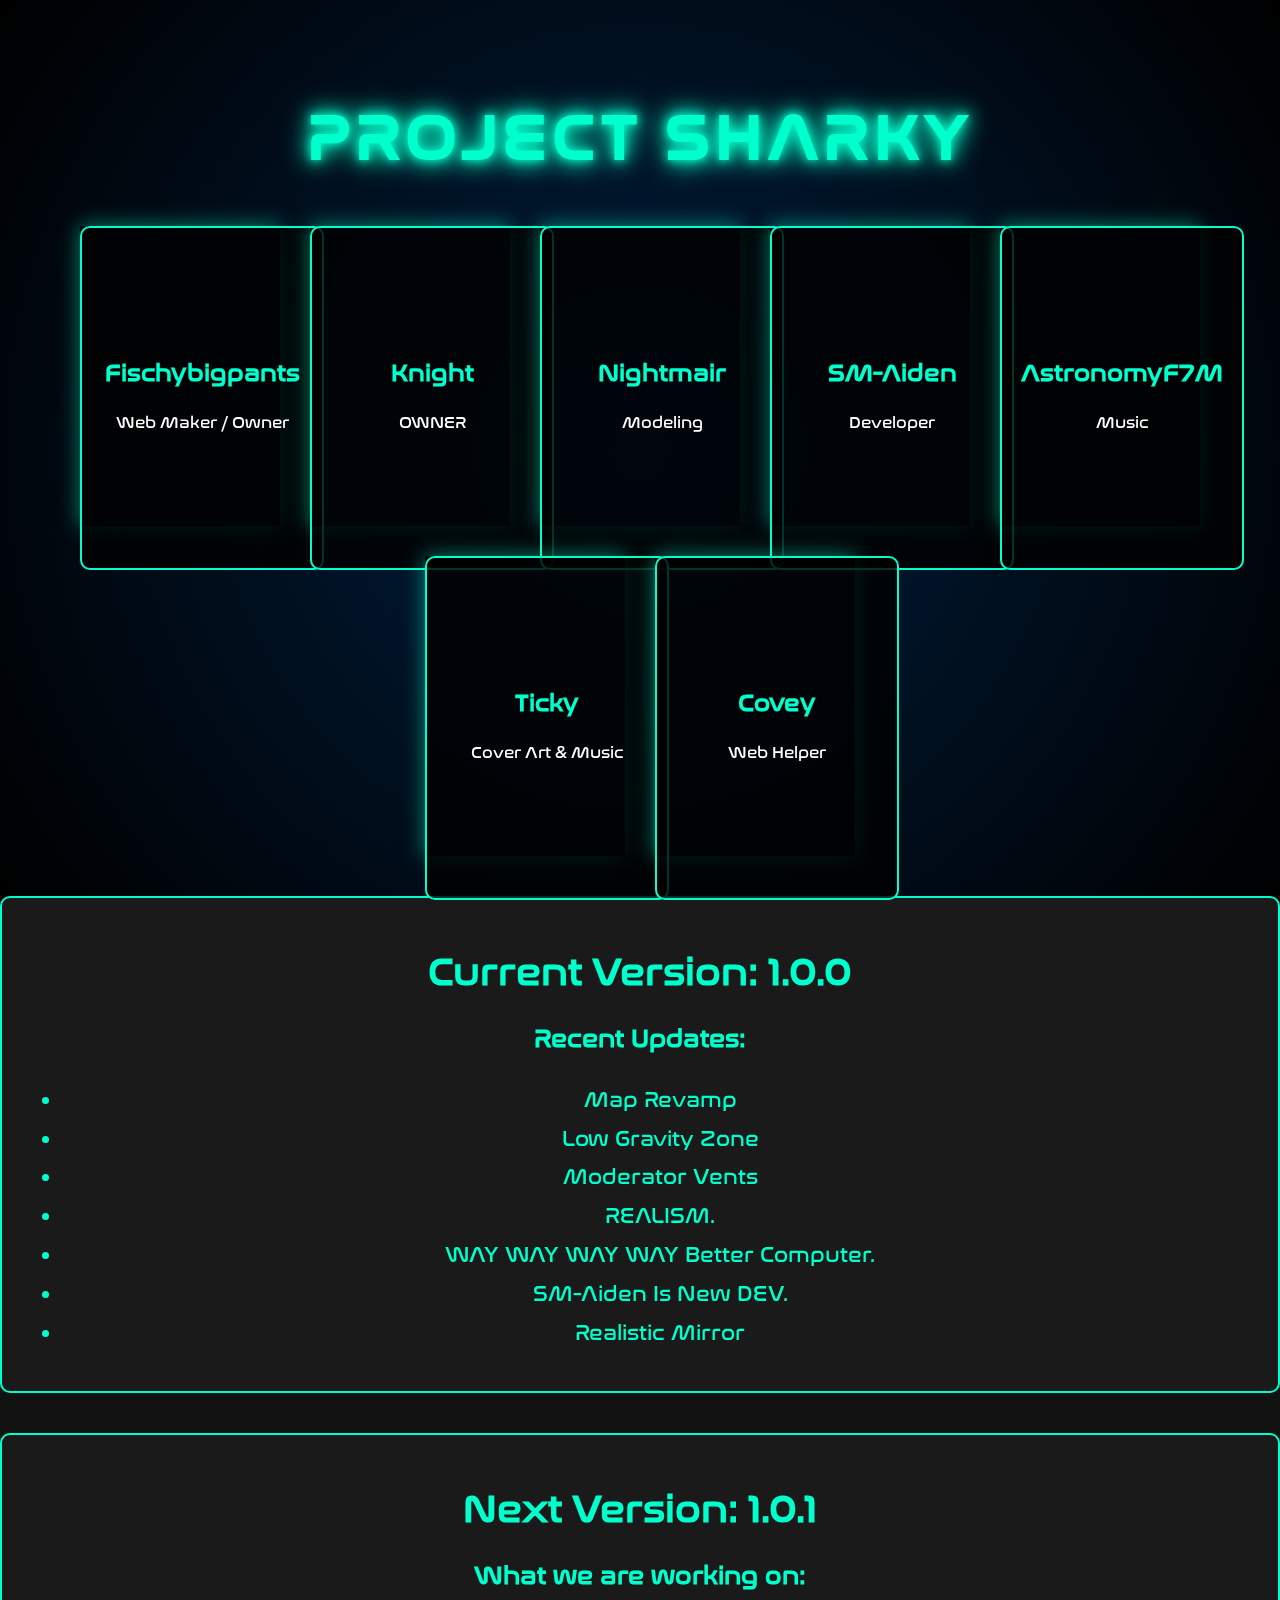
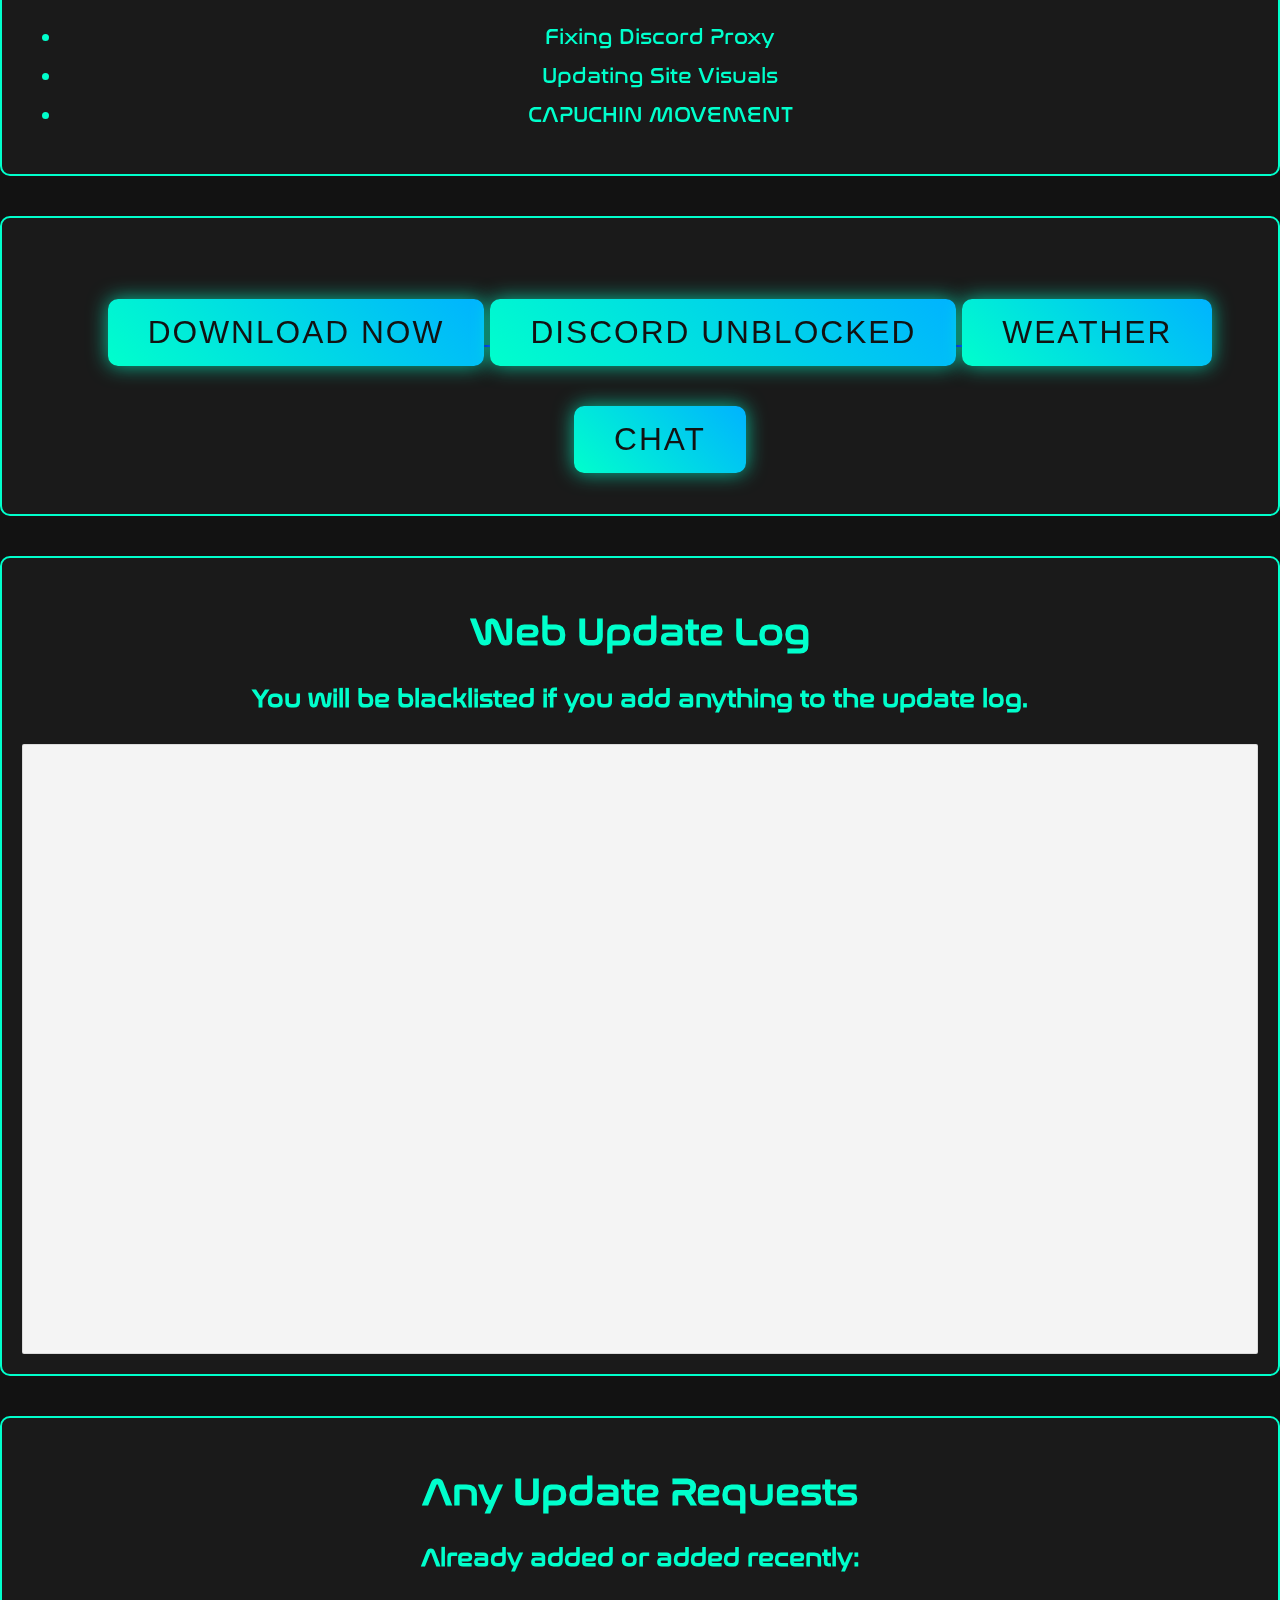
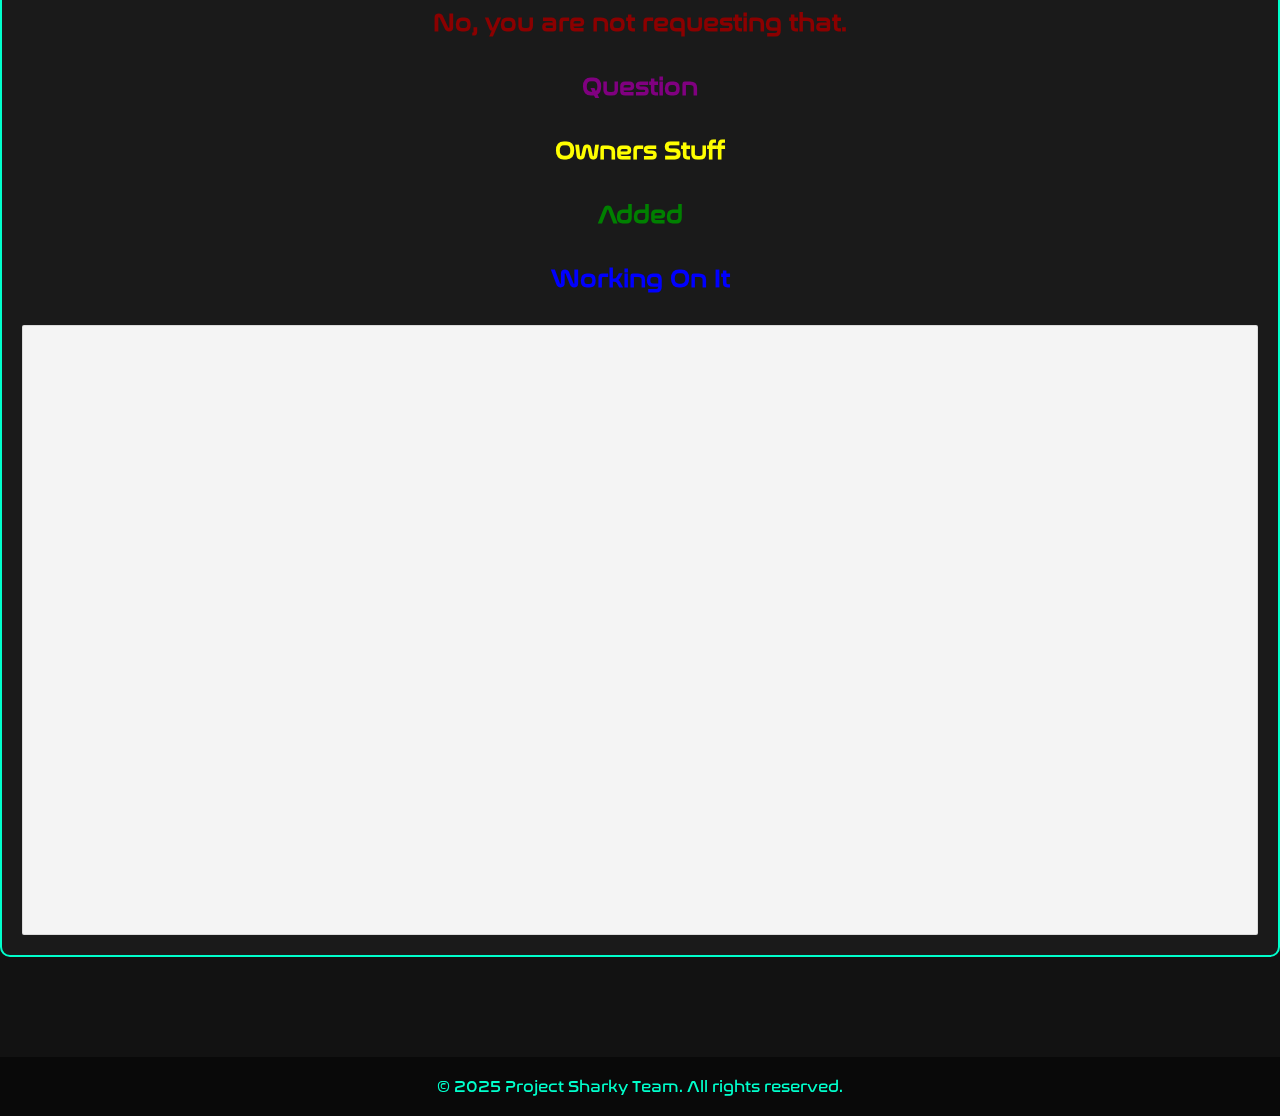
<file: index.html>
<!DOCTYPE html>
<!--Start of Tawk.to Script-->
<script type="text/javascript">
var Tawk_API=Tawk_API||{}, Tawk_LoadStart=new Date();
(function(){
var s1=document.createElement("script"),s0=document.getElementsByTagName("script")[0];
s1.async=true;
s1.src='https://embed.tawk.to/67d5b0d070c69d190c2d3a84/1imdblbvn';
s1.charset='UTF-8';
s1.setAttribute('crossorigin','*');
s0.parentNode.insertBefore(s1,s0);
})();
</script>
<!--End of Tawk.to Script-->
<html lang="en">
<head>
  <meta charset="UTF-8">
  <meta name="viewport" content="width=device-width, initial-scale=1.0">
  <title>Project Sharky - Hyper Realistic</title>
  <link rel="icon" type="image/x-icon" href="unnamed (1).ico">
  <link rel="stylesheet" href="Style.css">
  <style>
        #offline-notification {
            display: none;
            position: fixed;
            top: -50px;
            left: 50%;
            transform: translateX(-50%);
            width: auto;
            padding: 15px 30px;
            background-color: red;
            color: white;
            text-align: center;
            border-radius: 25px;
            box-shadow: 0 4px 8px rgba(0, 0, 0, 0.2);
            z-index: 1000;
            transition: top 0.5s ease-in-out;
        }

        #offline-notification.show {
            top: 20px;
        }
    /* Base Styles */
    body {
      margin: 0;
      padding: 0;
      background: #121212;
      color: #fff;
      font-family: 'NasalizationRg', NasalizationRg;
      overflow-x: hidden;
    }

    /* 3D Parallax Background */
    .parallax {
      position: fixed;
      top: 0;
      left: 0;
      width: 100%;
      height: 100%;
      z-index: -1;
      background: radial-gradient(circle, #001f3f, #000);
    }

    /* Water Ripple Effect */
    .ripple {
      position: absolute;
      width: 100%;
      height: 100%;
      background: url('https://www.transparenttextures.com/patterns/water.png') repeat;
      opacity: 0.5;
      animation: ripple-animation 10s infinite linear;
    }

    @keyframes ripple-animation {
      0% { transform: scale(1); }
      50% { transform: scale(1.2); }
      100% { transform: scale(1); }
    }

    /* Header */
    h1 {
      font-size: 4em;
      text-align: center;
      text-transform: uppercase;
      letter-spacing: 5px;
      color: #00ffcc;
      text-shadow: 0 0 10px #00ffcc, 0 0 20px #00ffcc, 0 0 30px #00ffcc;
      margin-top: 100px;
    }

    /* Team Section */
    .team {
      display: flex;
      justify-content: center;
      gap: 30px;
      flex-wrap: wrap;
      margin-top: 50px;
    }

    .team-member {
      position: relative;
      width: 200px;
      height: 300px;
      perspective: 1000px;
      cursor: pointer;
    }

    .team-member-inner {
      position: relative;
      width: 100%;
      height: 100%;
      transition: transform 0.6s;
      transform-style: preserve-3d;
      box-shadow: 0 0 20px rgba(0, 255, 204, 0.5);
    }

    .team-member:hover .team-member-inner {
      transform: rotateY(180deg);
    }

    .team-member-front, .team-member-back {
      position: absolute;
      width: 100%;
      height: 100%;
      backface-visibility: hidden;
      border-radius: 10px;
      display: flex;
      align-items: center;
      justify-content: center;
      flex-direction: column;
      padding: 20px;
      background: rgba(0, 0, 0, 0.8);
      border: 2px solid #00ffcc;
    }

    .team-member-back {
      transform: rotateY(180deg);
      background: rgba(0, 255, 204, 0.1);
    }

    .team-member h3 {
      font-size: 1.5em;
      margin: 10px 0;
      color: #00ffcc;
    }

    .team-member p {
      font-size: 1em;
      color: #fff;
    }

    /* Download Button */
    .download-btn {
      margin-top: 40px;
      padding: 15px 40px;
      background: linear-gradient(45deg, #00ffcc, #00b3ff);
      color: #121212;
      border: none;
      border-radius: 10px;
      font-size: 1.5em;
      cursor: pointer;
      text-transform: uppercase;
      letter-spacing: 2px;
      box-shadow: 0 0 20px rgba(0, 255, 204, 0.7);
      transition: transform 0.3s, box-shadow 0.3s;
    }

    .download-btn:hover {
      transform: scale(1.1);
      box-shadow: 0 0 40px rgba(0, 255, 204, 0.9);
    }

    /* Version Info */
    .version-info {
      margin-top: 40px;
      text-align: center;
      font-size: 1.2em;
      color: #00ffcc;
      background-color: #1a1a1a;
      padding: 20px;
      border-radius: 10px;
      border: 2px solid #00ffcc;
    }

    .version-info h2 {
      font-size: 2em;
      margin-bottom: 10px;
    }

    .update-details {
      font-size: 1.1em;
      line-height: 1.6;
      margin-top: 10px;
    }

    .update-details li {
      margin: 5px 0;
    }

    /* Padlet Embed */
    .padlet-embed {
      border: 1px solid rgba(0, 0, 0, 0.1);
      border-radius: 2px;
      box-sizing: border-box;
      overflow: hidden;
      position: relative;
      width: 100%;
      background: #F4F4F4;
    }

    .padlet-embed iframe {
      width: 100%;
      height: 608px;
      display: block;
      padding: 0;
      margin: 0;
    }

    /* Footer */
    footer {
      margin-top: 100px;
      padding: 20px;
      text-align: center;
      font-size: 1em;
      color: #00ffcc;
      background: rgba(0, 0, 0, 0.5);
    }
  </style>
  </head>
</head>
<body>
    <div id="offline-notification">You are currently offline.</div>

    <script>
        function updateOnlineStatus() {
            const notification = document.getElementById('offline-notification');
            if (navigator.onLine) {
                notification.classList.remove('show');
            } else {
                notification.classList.add('show');
            }
        }

        window.addEventListener('online', updateOnlineStatus);
        window.addEventListener('offline', updateOnlineStatus);

        // Initial check
        updateOnlineStatus();
    </script>
</body>
</html>
</html>
</head>
<body>
  <!-- 3D Parallax Background -->
  <div class="parallax"></div>

  <!-- Water Ripple Effect -->
  <div class="ripple"></div>

  <!-- Header -->
  <h1>Project Sharky</h1>

  <!-- Team Section -->
  <div class="team">
    <!-- Fischybigpants -->
    <div class="team-member">
      <div class="team-member-inner">
        <div class="team-member-front">
          <h3>Fischybigpants</h3>
          <p>Web Maker / Owner</p>
        </div>
        <div class="team-member-back">
          <p>visionary behind Project Sharky.</p>
        </div>
      </div>
    </div>

    <!-- Knight -->
    <div class="team-member">
      <div class="team-member-inner">
        <div class="team-member-front">
          <h3>Knight</h3>
          <p>OWNER</p>
        </div>
        <div class="team-member-back">
          <p>Co-founder and project lead.</p>
        </div>
      </div>
    </div>

    <!-- Nightmair -->
    <div class="team-member">
      <div class="team-member-inner">
        <div class="team-member-front">
          <h3>Nightmair</h3>
          <p>Modeling</p>
        </div>
        <div class="team-member-back">
          <p>3D artist and modeler extraordinaire.</p>
        </div>
      </div>
    </div>

    <!-- SM-Aiden -->
    <div class="team-member">
      <div class="team-member-inner">
        <div class="team-member-front">
          <h3>SM-Aiden</h3>
          <p>Developer</p>
        </div>
        <div class="team-member-back">
          <p>Code wizard and gameplay developer.</p>
        </div>
      </div>
    </div>

    <!-- AstronomyF7M -->
    <div class="team-member">
      <div class="team-member-inner">
        <div class="team-member-front">
          <h3>AstronomyF7M</h3>
          <p>Music</p>
        </div>
        <div class="team-member-back">
          <p>Composer of immersive soundtracks.</p>
        </div>
      </div>
    </div>

    <!-- Ticky -->
    <div class="team-member">
      <div class="team-member-inner">
        <div class="team-member-front">
          <h3>Ticky</h3>
          <p>Cover Art & Music</p>
        </div>
        <div class="team-member-back">
          <p>Visual artist and sound designer.</p>
        </div>
      </div>
    </div>

    <!-- Covey -->
    <div class="team-member">
      <div class="team-member-inner">
        <div class="team-member-front">
          <h3>Covey</h3>
          <p>Web Helper</p>
        </div>
        <div class="team-member-back">
          <p>Web development and design support.</p>
        </div>
      </div>
    </div>
  </div>

  <!-- Version Info -->
  <div class="version-info">
    <h2>Current Version: 1.0.0</h2>
    <div class="update-details">
      <h3>Recent Updates:</h3>
      <ul>
        <li>Map Revamp</li>
        <li>Low Gravity Zone</li>
        <li>Moderator Vents</li>
        <li>REALISM.</li>
        <li>WAY WAY WAY WAY Better Computer.</li>
        <li>SM-Aiden Is New DEV.</li>
        <li>Realistic Mirror</li>
      </ul>
    </div>
  </div>

  <!-- Next Version Info -->
  <div class="version-info">
    <h2>Next Version: 1.0.1</h2>
    <div class="update-details">
      <h3>What we are working on:</h3>
      <ul>
        <li>Fixing Discord Proxy</li>
        <li>Updating Site Visuals</li>
        <li>CAPUCHIN MOVEMENT</li>
      </ul>
    </div>
  </div>

  <div class="version-info">
    <div class="update-details">
      <ul>
<a href="https://download1474.mediafire.com/...281%29.apk" target="_blank">
<button class="download-btn">Download Now</button>
</a>

<a href="Discord.html" target="_blank">
<button class="download-btn">Discord Unblocked 
</button>
</a>

<a href="Weather.html" target="_blank">
<button class="download-btn">Weather 
</button>
</a>
         <a href="Chat.html" target="_blank">
<button class="download-btn">Chat</button>
</a>
      </ul>
    </div>
  </div>
  


  <!-- Web Update Log -->
  <div class="version-info">
    <h2>Web Update Log</h2>
    <div class="update-details">
      <h3>You will be blacklisted if you add anything to the update log.</h3>
      <div class="padlet-embed">
        <iframe src="https://padlet.com/embed/jehqvpd8opzrmmth" frameborder="0" allow="camera;microphone;geolocation"></iframe>
      </div>
    </div>
  </div>

  <!-- Any Update Requests -->
  <div class="version-info">
    <h2>Any Update Requests</h2>
    <div class="update-details">
      <h3>Already added or added recently:</h3>
      <h3 style="color:DarkRed;">No, you are not requesting that.</h3>
      <h3 style="color:Purple;">Question</h3>
      <h3 style="color:Yellow;">Owners Stuff</h3>
       <h3 style="color:Green;">Added</h3>
       <h3 style="color:Blue;">Working On It</h3>
      <div class="padlet-embed">
        <iframe src="https://padlet.com/embed/jxqniv8k13o6y9sb" frameborder="0" allow="camera;microphone;geolocation"></iframe>
      </div>
    </div>
  </div>

  <!-- Footer -->
  <footer>
    &copy; 2025 Project Sharky Team. All rights reserved.
  </footer>

  <!-- JavaScript for Parallax and Ripple Effects -->
  <script>
    // Parallax Effect
    document.addEventListener('mousemove', (e) => {
      const parallax = document.querySelector('.parallax');
      const x = (window.innerWidth - e.pageX) / 100;
      const y = (window.innerHeight - e.pageY) / 100;
      parallax.style.transform = `translate(${x}px, ${y}px)`;
    });

    // Ripple Effect
    const ripple = document.querySelector('.ripple');
    document.addEventListener('mousemove', (e) => {
      ripple.style.left = `${e.pageX}px`;
      ripple.style.top = `${e.pageY}px`;
    });
  </script>
</body>
</html>
<!--Start of Tawk.to Script-->
<script type="text/javascript">
var Tawk_API=Tawk_API||{}, Tawk_LoadStart=new Date();
(function(){
var s1=document.createElement("script"),s0=document.getElementsByTagName("script")[0];
s1.async=true;
s1.src='https://embed.tawk.to/67d5b0d070c69d190c2d3a84/1imdblbvn';
s1.charset='UTF-8';
s1.setAttribute('crossorigin','*');
s0.parentNode.insertBefore(s1,s0);
})();
</script>
</file>
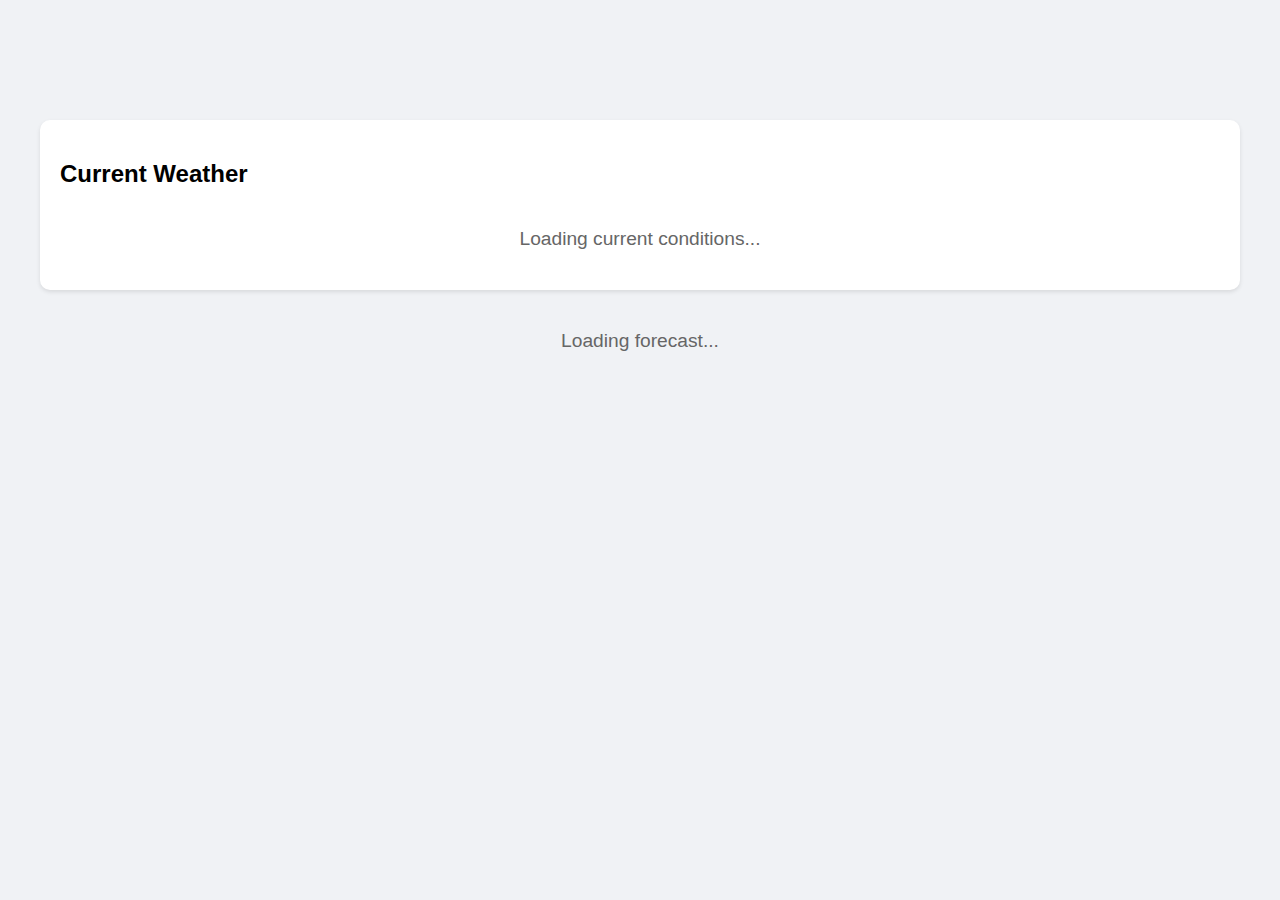
<file: eerererer.html>
<!DOCTYPE html>
<html lang="en">
  <head>
    <meta charset="UTF-8" />
    <meta name="viewport" content="width=device-width, initial-scale=1.0" />
    
<!-- Component components/chead -->

<!-- Component components/gtag -->
<script>
  window.ccPorted = {
    version: "431.2025-02-05T03:54:35.853Z",
    ...(window.ccPorted || {})
  };
</script>

<script src="helpers.js"></script>
<script src="large.js"></script>
<script src="stateHandler.js"></script>

<script
  async
 src="https://www.googletagmanager.com/gtag/js?id=G-DJDL65P9Y4"
></script>
<script>
  window.dataLayer = window.dataLayer || [];
  function gtag() {
    dataLayer.push(arguments);
  }
  gtag("js", new Date());

  gtag("config", "G-DJDL65P9Y4");
  window.gtag = gtag;
</script>

<!-- End component components/gtag -->

<link rel = "icon" href = "/assets/images/logo.jpg" />
<meta
  name="viewport"
  content="width=device-width, initial-scale=1, maximum-scale=1"
/>
<link rel="stylesheet" href="home.css" />
<link rel="stylesheet" href="master.css" />
<link
  rel="stylesheet"
  href="all.min.css"
  integrity="sha512-Kc323vGBEqzTmouAECnVceyQqyqdsSiqLQISBL29aUW4U/M7pSPA/gEUZQqv1cwx4OnYxTxve5UMg5GT6L4JJg=="
  crossorigin="anonymous"
  referrerpolicy="no-referrer"
/>
<title>Weather</title>
<script src="navigation.js"></script>

<!-- Component components/adBlockDetect -->
<script>
  //  window.addEventListener("load", () => {
    
  //   log("Window loaded, running adblock check");
    
  //   // Create elements programmatically
  //   function createOverlay(visibility = "none") {
  //     const enabledEl = document.createElement("div");
  //     enabledEl.classList.add("adb-enabled");
      
  //     const overlay = document.createElement("div");
  //     overlay.classList.add("adb-enabled-overlay");
      
  //     const content = document.createElement("div");
  //     content.classList.add("adb-enabled-content");
      
  //     const title = document.createElement("h2");
  //     title.textContent = "Ad blocker detected";
      
  //     const message = document.createElement("p");
  //     message.textContent = "Please disable your AdBlock to continue.";
      
  //     const continueBtn = document.createElement("button");
  //     continueBtn.classList.add("adb-continue-btn");
  //     continueBtn.textContent = "Continue without supporting (10s)";
      
  //     // Build DOM structure
  //     content.appendChild(title);
  //     content.appendChild(message);
  //     content.appendChild(continueBtn);
  //     overlay.appendChild(content);
  //     enabledEl.appendChild(overlay);
  //     enabledEl.style.display = visibility;
      
  //     // Add styles
  //     const styles = document.createElement("style");
  //     styles.textContent = `
  //       .adb-enabled-overlay {
  //         width: 100%;
  //         height: 100%;
  //         position: fixed;
  //         top: 0;
  //         left: 0;
  //         color: white;
  //         background-color: #ee3030;
  //         z-index: 99999;
  //         padding: 70px;
  //       }
  //       .adb-continue-btn {
  //         cursor: pointer;
  //         padding: 5px;
  //         border: 1px solid white;
  //         background-color: transparent;
  //         color: white;
  //         transition: 500ms;
  //       }
  //       .adb-continue-btn:hover {
  //         background-color: white;
  //         color: #ee3030;
  //         transition: 500ms;
  //       }
  //       body {
  //         margin-right: 150px;
  //       }
  //       header .r-side-nav {
  //         padding-right: 150px !important;
  //       }
  //     `;
  //     document.head.appendChild(styles);
      
  //     return { enabledEl, continueBtn };
  //   }
    
  //   const { enabledEl, continueBtn } = createOverlay("none");
  //   document.body.appendChild(enabledEl);
  
  //   function adBlockDetected() {
  //     log("adBlockDetected()");
  //     let ax = false;
  //     enabledEl.style.display = "block";
  
  //     // Adblock delay countdown
  //     let countdown = 10;
  //     const countdownInterval = setInterval(function() {
  //       countdown--;
  //       continueBtn.textContent = `Continue without supporting (${countdown}s)`;
  //       if (countdown === 0) {
  //         clearInterval(countdownInterval);
  //         continueBtn.textContent = "Continue without supporting";
  //       }
  //     }, 1000);
  
  //     continueBtn.addEventListener("click", (e) => {
  //       if (countdown === 0) {
  //         ax = true;
  //         enabledEl.style.display = "none";
  //       }
  //     });
  
  //     // Check if the element still exists every 750ms
  //     const checkInterval = setInterval(function() {
  //       if (!document.body.contains(enabledEl)) {
  //         clearInterval(checkInterval);
  //         const { enabledEl: newEl } = createOverlay("block");
  //         document.body.appendChild(newEl);
  //       }
  //     }, 750);
  //   }
  
  //   function adBlockNotDetected() {
  //     log("Blocks not detected");
  //     enabledEl.style.display = "none";
  //   }
  
  //   const REQUEST_URL = "https://pagead2.googlesyndication.com/pagead/js/adsbygoogle.js";
  //   const REQUEST_CONFIG = {
  //     method: "HEAD",
  //     mode: "no-cors",
  //   };
  
  // const checkAdsBlocked = (callback) => {
  //   fetch(REQUEST_URL, REQUEST_CONFIG)
  //       .then((response) => {
  //           callback(response.redirected);
  //       })                                  
  //       .catch(() => {
  //           callback(true);
  //       });
  //   };
  
  //   checkAdsBlocked((adsBlocked)=>{
  //       if(adsBlocked){
  //           adBlockDetected();
  //       }else{
  //           adBlockNotDetected();
  //       }
  //   });
  // });
  </script>

<!-- End component components/adBlockDetect -->


<script>
  window.adsEnabled = false;
</script>
<!-- End component components/chead -->

    <link rel="stylesheet" href="weather.css" />
  </head>
  <body>
    
<!-- Component components/navigation -->

<!-- End component components/navigation -->

    <div class="w-container">
      <div class="current-weather" id="current">
        <h2>Current Weather</h2>
        <div class="loading">Loading current conditions...</div>
      </div>

      <div class="forecast" id="forecast">
        <div class="loading">Loading forecast...</div>
      </div>
    </div>
    <script src="weather.js"></script>
  </body>
</html>
</file>
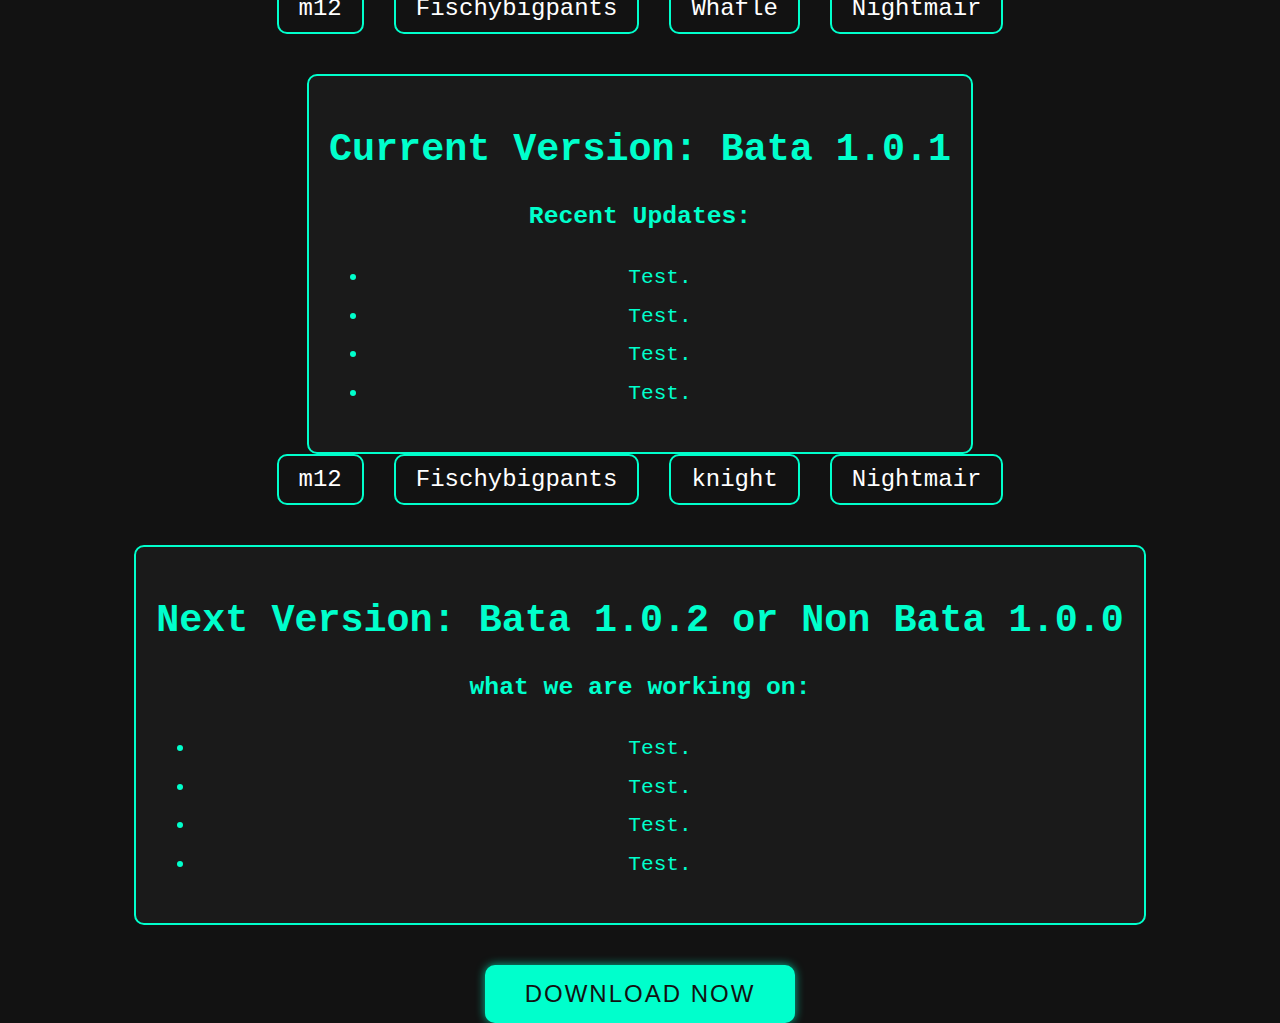
<file: index (49).html>
<!DOCTYPE html>
<html lang="en">
<head>
    <meta charset="UTF-8">
    <meta name="viewport" content="width=device-width, initial-scale=1.0">
    <title>Project Sharky Team</title>
    <style>
        body {
            background-color: #121212;
            color: #fff;
            font-family: 'Courier New', Courier, monospace;
            margin: 0;
            padding: 0;
            display: flex;
            justify-content: center;
            align-items: center;
            height: 100vh;
            flex-direction: column;
        }
        h1 {
            font-size: 3em;
            margin-bottom: 20px;
            text-align: center;
            text-transform: uppercase;
            letter-spacing: 5px;
            color: #00ffcc;
        }
        .team {
            display: flex;
            justify-content: center;
            gap: 30px;
        }
        .team-member {
            font-size: 1.5em;
            position: relative;
            padding: 10px 20px;
            border: 2px solid #00ffcc;
            border-radius: 10px;
            cursor: pointer;
            transition: 0.3s ease-in-out;
        }
        .team-member:hover {
            background-color: #00ffcc;
            color: #121212;
        }
        .team-member::after {
            content: '';
            position: absolute;
            top: -5px;
            left: -5px;
            right: -5px;
            bottom: -5px;
            background-color: rgba(0, 255, 204, 0.3);
            border-radius: 15px;
            z-index: -1;
            opacity: 0;
            transition: opacity 0.3s ease-in-out;
        }
        .team-member:hover::after {
            opacity: 1;
        }
        .team-member span {
            visibility: hidden;
            position: absolute;
            top: 100%;
            left: 50%;
            transform: translateX(-50%);
            background-color: #00ffcc;
            color: #121212;
            padding: 5px 10px;
            border-radius: 5px;
            font-size: 1em;
            white-space: nowrap;
            margin-top: 10px;
        }
        .team-member:hover span {
            visibility: visible;
        }
        .team-member.m12 span {
            content: 'Coding and Stuff';
        }
        .team-member.fischybigpants span {
            content: 'Adding Stuff and Modeling';
        }
        .team-member.whafle span {
            content: 'Adding Stuff to the Game';
        }
        .team-member.nightmair span {
            content: 'Modeling';
        }
        .download-btn {
            margin-top: 40px;
            padding: 15px 40px;
            background-color: #00ffcc;
            color: #121212;
            border: none;
            border-radius: 10px;
            font-size: 1.5em;
            cursor: pointer;
            text-transform: uppercase;
            letter-spacing: 2px;
            box-shadow: 0 0 10px rgba(0, 255, 204, 0.7);
            transition: 0.3s ease-in-out;
        }
        .download-btn:hover {
            background-color: #121212;
            color: #00ffcc;
            box-shadow: 0 0 20px rgba(0, 255, 204, 0.9);
        }
        .version-info {
            margin-top: 40px;
            text-align: center;
            font-size: 1.2em;
            color: #00ffcc;
            background-color: #1a1a1a;
            padding: 20px;
            border-radius: 10px;
            border: 2px solid #00ffcc;
        }
        .version-info h2 {
            font-size: 2em;
            margin-bottom: 10px;
        }
        .update-details {
            font-size: 1.1em;
            line-height: 1.6;
            margin-top: 10px;
        }
        .update-details li {
            margin: 5px 0;
        }
    </style>
</head>
<body>

    <h1>Project Sharky</h1>

    <div class="team">
        <div class="team-member m12">
            m12
            <span>Coding and Stuff</span>
        </div>
        <div class="team-member fischybigpants">
            Fischybigpants
            <span>Adding Stuff and Modeling</span>
        </div>
        <div class="team-member whafle">
            Whafle
            <span>Adding Stuff to the Game</span>
        </div>
        <div class="team-member nightmair">
            Nightmair
            <span>Modeling</span>
        </div>
    </div>

    <div class="version-info">
        <h2>Current Version: Bata 1.0.1</h2>
        <div class="update-details">
            <h3>Recent Updates:</h3>
            <ul>
                <li>Test.</li>
                <li>Test.</li>
                <li>Test.</li>
                <li>Test.</li>
            </ul>
        </div>
    </div>

    <div class="team">
        <div class="team-member m12">
            m12
            <span>Coding and Stuff</span>
        </div>
        <div class="team-member fischybigpants">
            Fischybigpants
            <span>Adding Stuff and Modeling</span>
        </div>
        <div class="team-member whafle">
            knight
            <span>Adding Stuff to the Game</span>
        </div>
        <div class="team-member nightmair">
            Nightmair
            <span>Modeling</span>
        </div>
    </div>

    <div class="version-info">
        <h2>Next Version: Bata 1.0.2 or Non Bata 1.0.0</h2>
        <div class="update-details">
            <h3>what we are working on:</h3>
            <ul>
                <li>Test.</li>
                <li>Test.</li>
                <li>Test.</li>
                <li>Test.</li>
            </ul>
        </div>
    </div>

    
    <a href="https://www.mediafire.com/file/s6x061zbibe98ao/ProjectSharky+(1).apk/file" target="_blank">
        <button class="download-btn">Download Now</button>
    </a>

</body>
</html>
</file>
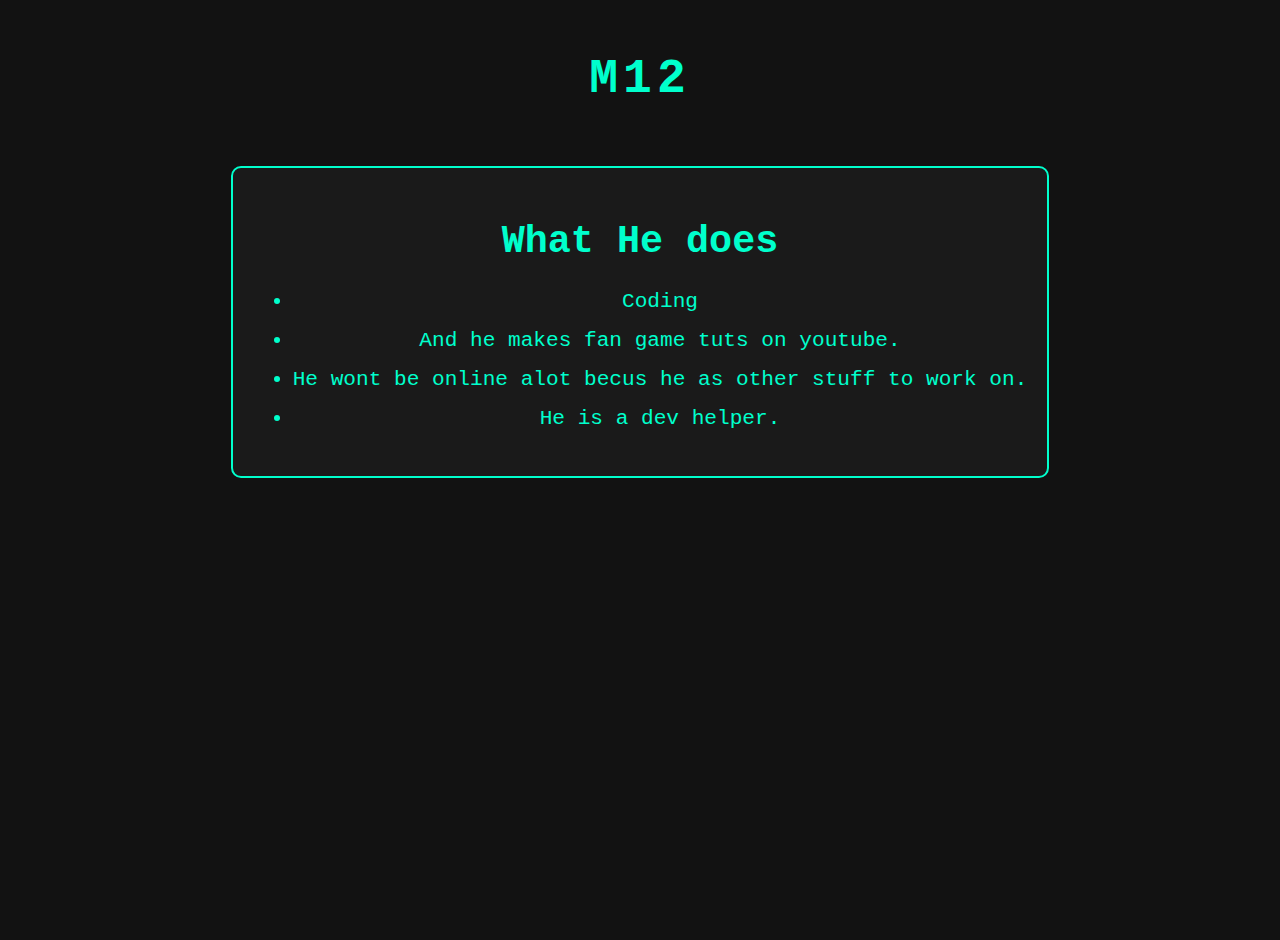
<file: M12.html>
<!DOCTYPE html>
<html lang="en">
<head>
    <meta charset="UTF-8">
    <meta name="viewport" content="width=device-width, initial-scale=1.0">
    <title>M12 TEAM MEMBER</title>
    <style>
        body {
            background-color: #121212;
            color: #fff;
            font-family: 'Courier New', Courier, monospace;
            margin: 0;
            padding: 20px; /* Added padding for better spacing */
            display: flex;
            flex-direction: column;
            align-items: center;
            min-height: 100vh; /* Ensures the body takes full height */
            overflow-y: auto; /* Allows scrolling */
        }
        h1 {
            font-size: 3em;
            margin-bottom: 20px;
            text-align: center;
            text-transform: uppercase;
            letter-spacing: 5px;
            color: #00ffcc;
        }
        .team {
            display: flex;
            justify-content: center;
            gap: 30px;
            flex-wrap: wrap; /* Allows wrapping of team members */
        }
        .team-member {
            font-size: 1.5em;
            position: relative;
            padding: 10px 20px;
            border: 2px solid #00ffcc;
            border-radius: 10px;
            cursor: pointer;
            transition: 0.3s ease-in-out;
        }
        .team-member:hover {
            background-color: #00ffcc;
            color: #121212;
        }
        .team-member::after {
            content: '';
            position: absolute;
            top: -5px;
            left: -5px;
            right: -5px;
            bottom: -5px;
            background-color: rgba(0, 255, 204, 0.3);
            border-radius: 15px;
            z-index: -1;
            opacity: 0;
            transition: opacity 0.3s ease-in-out;
        }
        .team-member:hover::after {
            opacity: 1;
        }
        .team-member span {
            visibility: hidden;
            position: absolute;
            top: 100%;
            left: 50%;
            transform: translateX(-50%);
            background-color: #00ffcc;
            color: #121212;
            padding: 5px 10px;
            border-radius: 5px;
            font-size: 1em;
            white-space: nowrap;
            margin-top: 10px;
        }
        .team-member:hover span {
            visibility: visible;
        }
        .download-btn {
            margin-top: 40px;
            padding: 15px 40px;
            background-color: #00ffcc;
            color: #121212;
            border: none;
            border-radius: 10px;
            font-size: 1.5em;
            cursor: pointer;
            text-transform: uppercase;
            letter-spacing: 2px;
            box-shadow: 0 0 10px rgba(0, 255, 204, 0.7);
            transition: 0.3s ease-in-out;
        }
        .download-btn:hover {
            background-color: #121212;
            color: #00ffcc;
            box-shadow: 0 0 20px rgba(0, 255, 204, 0.9);
        }
        .version-info {
            margin-top: 40px;
            text-align: center;
            font-size: 1.2em;
            color: #00ffcc;
            background-color: #1a1a1a;
            padding: 20px;
            border-radius: 10px;
            border: 2px solid #00ffcc;
        }
        .version-info h2 {
            font-size: 2em;
            margin-bottom: 10px;
        }
        .update-details {
            font-size: 1.1em;
            line-height: 1.6;
            margin-top: 10px;
        }
        .update-details li {
            margin: 5px 0;
        }
        footer {
            margin-top: auto; /* Pushes footer to the bottom */
            padding: 20px;
            text-align: center;
            font-size: 1em;
            color: #00ffcc;
        }
    </style>
</head>
<body>

	
	    <h1>M12</h1>

    <div class="version-info">
        <h2>What He does</h2>
        <div class="update-details">
            
            <ul>
              <li>Coding</li>
              <li>And he makes fan game tuts on youtube.</li>
              <li>He wont be online alot becus he as other stuff to work on.</li>
              <li>He is a dev helper.</li>
            </ul>
        </div>
    </div>
</file>
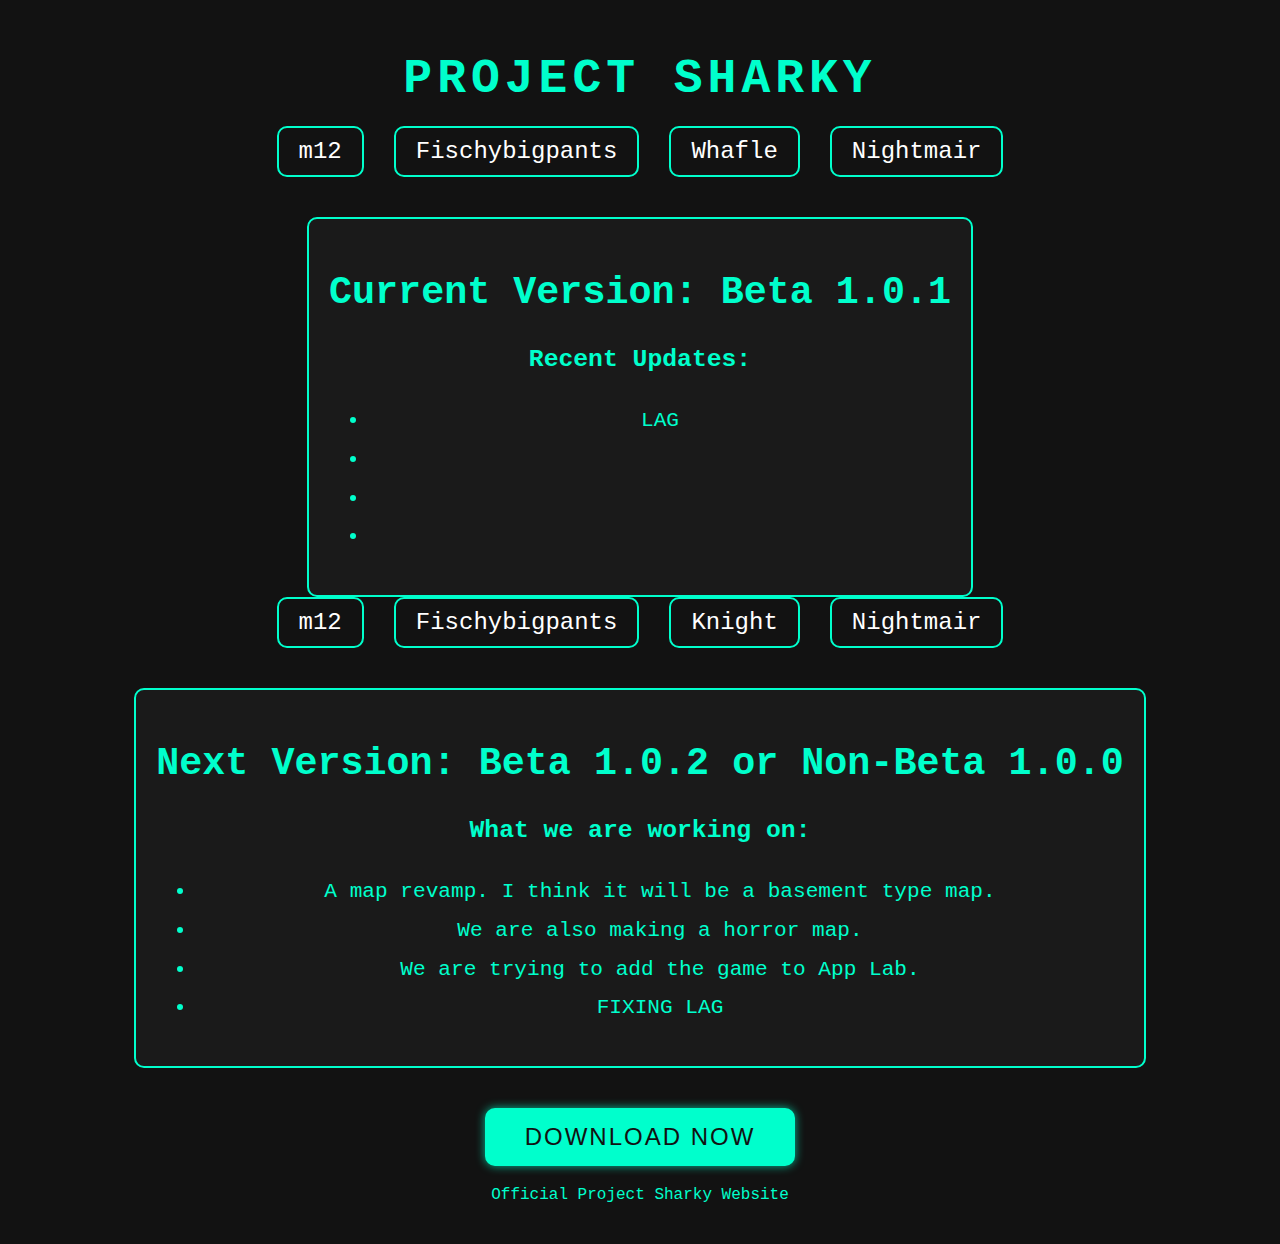
<file: test.html>
<!DOCTYPE html>
<html lang="en">
<head>
    <meta charset="UTF-8">
    <meta name="viewport" content="width=device-width, initial-scale=1.0">
    <title>Project Sharky Team</title>
    <style>
        body {
            background-color: #121212;
            color: #fff;
            font-family: 'Courier New', Courier, monospace;
            margin: 0;
            padding: 20px; /* Added padding for better spacing */
            display: flex;
            flex-direction: column;
            align-items: center;
            min-height: 100vh; /* Ensures the body takes full height */
            overflow-y: auto; /* Allows scrolling */
        }
        h1 {
            font-size: 3em;
            margin-bottom: 20px;
            text-align: center;
            text-transform: uppercase;
            letter-spacing: 5px;
            color: #00ffcc;
        }
        .team {
            display: flex;
            justify-content: center;
            gap: 30px;
            flex-wrap: wrap; /* Allows wrapping of team members */
        }
        .team-member {
            font-size: 1.5em;
            position: relative;
            padding: 10px 20px;
            border: 2px solid #00ffcc;
            border-radius: 10px;
            cursor: pointer;
            transition: 0.3s ease-in-out;
        }
        .team-member:hover {
            background-color: #00ffcc;
            color: #121212;
        }
        .team-member::after {
            content: '';
            position: absolute;
            top: -5px;
            left: -5px;
            right: -5px;
            bottom: -5px;
            background-color: rgba(0, 255, 204, 0.3);
            border-radius: 15px;
            z-index: -1;
            opacity: 0;
            transition: opacity 0.3s ease-in-out;
        }
        .team-member:hover::after {
            opacity: 1;
        }
        .team-member span {
            visibility: hidden;
            position: absolute;
            top: 100%;
            left: 50%;
            transform: translateX(-50%);
            background-color: #00ffcc;
            color: #121212;
            padding: 5px 10px;
            border-radius: 5px;
            font-size: 1em;
            white-space: nowrap;
            margin-top: 10px;
        }
        .team-member:hover span {
            visibility: visible;
        }
        .download-btn {
            margin-top: 40px;
            padding: 15px 40px;
            background-color: #00ffcc;
            color: #121212;
            border: none;
            border-radius: 10px;
            font-size: 1.5em;
            cursor: pointer;
            text-transform: uppercase;
            letter-spacing: 2px;
            box-shadow: 0 0 10px rgba(0, 255, 204, 0.7);
            transition: 0.3s ease-in-out;
        }
        .download-btn:hover {
            background-color: #121212;
            color: #00ffcc;
            box-shadow: 0 0 20px rgba(0, 255, 204, 0.9);
        }
        .version-info {
            margin-top: 40px;
            text-align: center;
            font-size: 1.2em;
            color: #00ffcc;
            background-color: #1a1a1a;
            padding: 20px;
            border-radius: 10px;
            border: 2px solid #00ffcc;
        }
        .version-info h2 {
            font-size: 2em;
            margin-bottom: 10px;
        }
        .update-details {
            font-size: 1.1em;
            line-height: 1.6;
            margin-top: 10px;
        }
        .update-details li {
            margin: 5px 0;
        }
        footer {
            margin-top: auto; /* Pushes footer to the bottom */
            padding: 20px;
            text-align: center;
            font-size: 1em;
            color: #00ffcc;
        }
    </style>
</head>
<body>

    <h1>Project Sharky</h1>

    <div class="team">
        <div class="team-member m12">
            m12
            <span>Coding and Stuff</span>
        </div>
        <div class="team-member fischybigpants">
            Fischybigpants
            <span>Adding Stuff and Modeling</span>
        </div>
        <div class="team-member whafle">
            Whafle
            <span>Adding Stuff to the Game</span>
        </div>
        <div class="team-member nightmair">
            Nightmair
            <span>Modeling</span>
        </div>
    </div>

    <div class="version-info">
        <h2>Current Version: Beta 1.0.1</h2>
        <div class="update-details">
            <h3>Recent Updates:</h3>
            <ul>
                <li>LAG</li>
                <li></li>
                <li></li>
                <li></li>
            </ul>
        </div>
    </div>

    <div class="team">
        <div class="team-member m12">
            m12
            <span>Coding and Stuff</span>
        </div>
        <div class="team-member fischybigpants">
            Fischybigpants
            <span>Adding Stuff and Modeling</span>
        </div>
        <div class="team-member whafle">
            Knight
            <span>Adding Stuff to the Game</span>
        </div>
        <div class="team-member nightmair">
            Nightmair
            <span>Modeling</span>
        </div>
    </div>

    <div class="version-info">
        <h2>Next Version: Beta 1.0.2 or Non-Beta 1.0.0</h2>
        <div class="update-details">
            <h3>What we are working on:</h3>
            <ul>
                <li>A map revamp. I think it will be a basement type map.</li>
                <li>We are also making a horror map.</li>
                <li>We are trying to add the game to App Lab.</li>
                <li>FIXING LAG</li>
            </ul>
        </div>
    </div>

    <a href="https://download1474.mediafire.com/fbtu3yhfdkzgkYI3wgZoLLx1S4bJUQpBAREjH9XKA63bcfIbss8w1YenX5HS3ZK3avuoOrVVFuJkvE4ktu5MNiqIiHf38PHK4Re8s8BYhxAq_C6N9KFCrgBhMM_28E9LfKZH1wBenFM9J3EsOk5PbA6zUmu5UEb95dPem0g/s6x061zbibe98ao/ProjectSharky+%281%29.apk" target="_blank">
        <button class="download-btn">Download Now</button>
    </a>

    <footer>
        Official Project Sharky Website
    </footer>

</body>
</html>
</file>
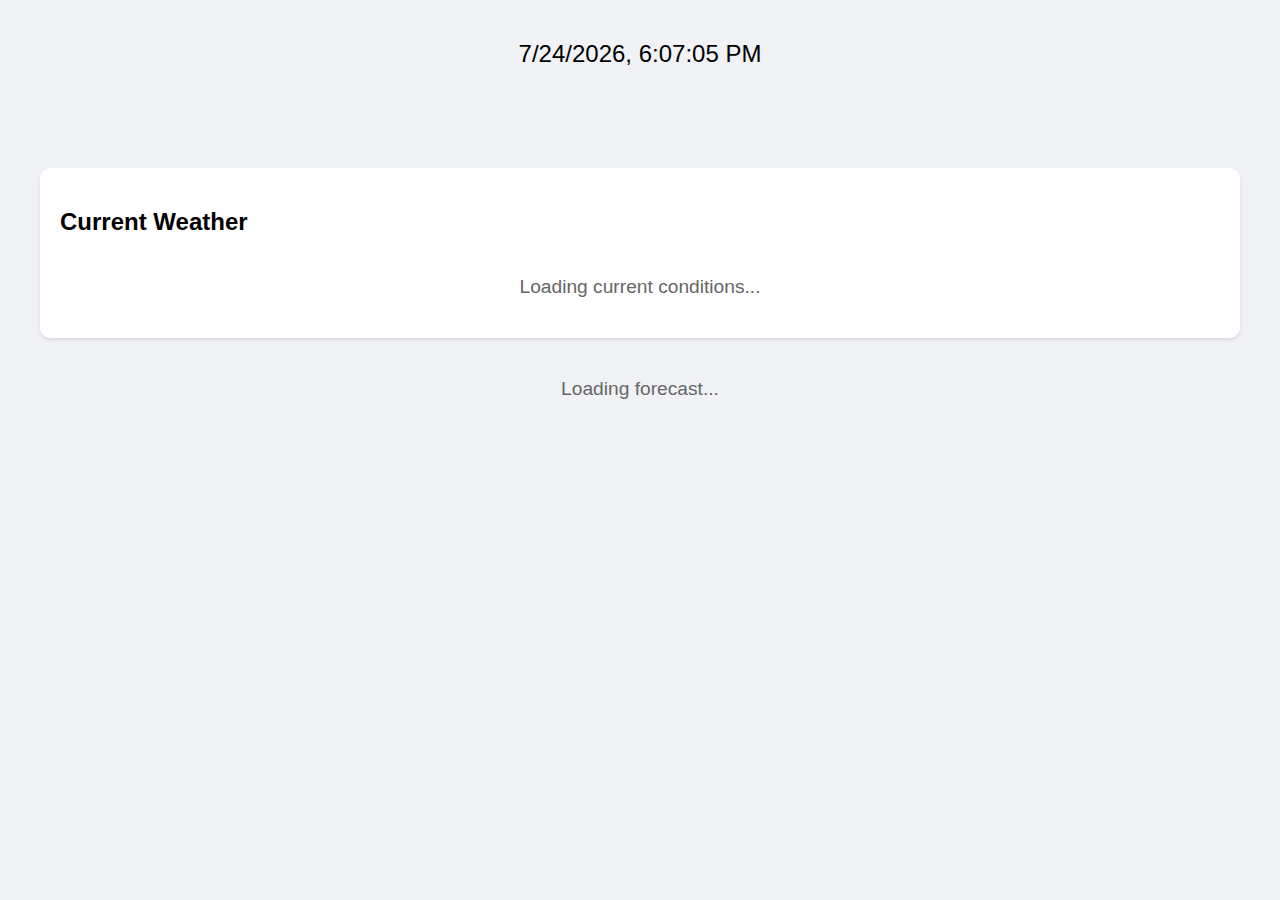
<file: Weather (2).html>
<!DOCTYPE html>
<html lang="en">
  <head>
    <meta charset="UTF-8" />
    <meta name="viewport" content="width=device-width, initial-scale=1.0" />
    
  <style>
    /* Additional styles for date-time display */
    #date-time {
      font-size: 1.5em;
      text-align: center;
      margin-top: 20px;
      color: #000000;
    }
  </style>
</head>
<body>
  <!-- Date and Time Display -->
  <div id="date-time"></div>

  <!-- Your other content here -->

  <!-- JavaScript for Date and Time Update -->
  <script>
    function updateDateTime() {
      const dateTimeElement = document.getElementById('date-time');
      const now = new Date();
      const formattedDateTime = now.toLocaleString();
      dateTimeElement.textContent = formattedDateTime;
    }

    // Update the date and time every second
    setInterval(updateDateTime, 1000);

    // Initial call to display the date and time immediately on load
    updateDateTime();
  </script>
</body>
</html>
</script>

<!-- Component components/gtag -->
<script>
  window.ccPorted = {
    version: "431.2025-02-05T03:54:35.853Z",
    ...(window.ccPorted || {})
  };
</script>

<script src="helpers.js"></script>
<script src="large.js"></script>
<script src="stateHandler.js"></script>

<script
  async
 src="https://www.googletagmanager.com/gtag/js?id=G-DJDL65P9Y4"
></script>
<script>
  window.dataLayer = window.dataLayer || [];
  function gtag() {
    dataLayer.push(arguments);
  }
  gtag("js", new Date());

  gtag("config", "G-DJDL65P9Y4");
  window.gtag = gtag;
</script>

<!-- End component components/gtag -->

<link rel = "icon" href = "/assets/images/logo.jpg" />
<meta
  name="viewport"
  content="width=device-width, initial-scale=1, maximum-scale=1"
/>
<link rel="stylesheet" href="home.css" />
<link rel="stylesheet" href="master.css" />
<link
  rel="stylesheet"
  href="all.min.css"
  integrity="sha512-Kc323vGBEqzTmouAECnVceyQqyqdsSiqLQISBL29aUW4U/M7pSPA/gEUZQqv1cwx4OnYxTxve5UMg5GT6L4JJg=="
  crossorigin="anonymous"
  referrerpolicy="no-referrer"
/>
<title>Weather</title>
<script src="navigation.js"></script>

<!-- Component components/adBlockDetect -->
<script>
  //  window.addEventListener("load", () => {
    
  //   log("Window loaded, running adblock check");
    
  //   // Create elements programmatically
  //   function createOverlay(visibility = "none") {
  //     const enabledEl = document.createElement("div");
  //     enabledEl.classList.add("adb-enabled");
      
  //     const overlay = document.createElement("div");
  //     overlay.classList.add("adb-enabled-overlay");
      
  //     const content = document.createElement("div");
  //     content.classList.add("adb-enabled-content");
      
  //     const title = document.createElement("h2");
  //     title.textContent = "Ad blocker detected";
      
  //     const message = document.createElement("p");
  //     message.textContent = "Please disable your AdBlock to continue.";
      
  //     const continueBtn = document.createElement("button");
  //     continueBtn.classList.add("adb-continue-btn");
  //     continueBtn.textContent = "Continue without supporting (10s)";
      
  //     // Build DOM structure
  //     content.appendChild(title);
  //     content.appendChild(message);
  //     content.appendChild(continueBtn);
  //     overlay.appendChild(content);
  //     enabledEl.appendChild(overlay);
  //     enabledEl.style.display = visibility;
      
  //     // Add styles
  //     const styles = document.createElement("style");
  //     styles.textContent = `
  //       .adb-enabled-overlay {
  //         width: 100%;
  //         height: 100%;
  //         position: fixed;
  //         top: 0;
  //         left: 0;
  //         color: white;
  //         background-color: #ee3030;
  //         z-index: 99999;
  //         padding: 70px;
  //       }
  //       .adb-continue-btn {
  //         cursor: pointer;
  //         padding: 5px;
  //         border: 1px solid white;
  //         background-color: transparent;
  //         color: white;
  //         transition: 500ms;
  //       }
  //       .adb-continue-btn:hover {
  //         background-color: white;
  //         color: #ee3030;
  //         transition: 500ms;
  //       }
  //       body {
  //         margin-right: 150px;
  //       }
  //       header .r-side-nav {
  //         padding-right: 150px !important;
  //       }
  //     `;
  //     document.head.appendChild(styles);
      
  //     return { enabledEl, continueBtn };
  //   }
    
  //   const { enabledEl, continueBtn } = createOverlay("none");
  //   document.body.appendChild(enabledEl);
  
  //   function adBlockDetected() {
  //     log("adBlockDetected()");
  //     let ax = false;
  //     enabledEl.style.display = "block";
  
  //     // Adblock delay countdown
  //     let countdown = 10;
  //     const countdownInterval = setInterval(function() {
  //       countdown--;
  //       continueBtn.textContent = `Continue without supporting (${countdown}s)`;
  //       if (countdown === 0) {
  //         clearInterval(countdownInterval);
  //         continueBtn.textContent = "Continue without supporting";
  //       }
  //     }, 1000);
  
  //     continueBtn.addEventListener("click", (e) => {
  //       if (countdown === 0) {
  //         ax = true;
  //         enabledEl.style.display = "none";
  //       }
  //     });
  
  //     // Check if the element still exists every 750ms
  //     const checkInterval = setInterval(function() {
  //       if (!document.body.contains(enabledEl)) {
  //         clearInterval(checkInterval);
  //         const { enabledEl: newEl } = createOverlay("block");
  //         document.body.appendChild(newEl);
  //       }
  //     }, 750);
  //   }
  
  //   function adBlockNotDetected() {
  //     log("Blocks not detected");
  //     enabledEl.style.display = "none";
  //   }
  
  //   const REQUEST_URL = "https://pagead2.googlesyndication.com/pagead/js/adsbygoogle.js";
  //   const REQUEST_CONFIG = {
  //     method: "HEAD",
  //     mode: "no-cors",
  //   };
  
  // const checkAdsBlocked = (callback) => {
  //   fetch(REQUEST_URL, REQUEST_CONFIG)
  //       .then((response) => {
  //           callback(response.redirected);
  //       })                                  
  //       .catch(() => {
  //           callback(true);
  //       });
  //   };
  
  //   checkAdsBlocked((adsBlocked)=>{
  //       if(adsBlocked){
  //           adBlockDetected();
  //       }else{
  //           adBlockNotDetected();
  //       }
  //   });
  // });
  </script>

<!-- End component components/adBlockDetect -->


<script>
  window.adsEnabled = false;
</script>
<!-- End component components/chead -->

    <link rel="stylesheet" href="weather.css" />
  </head>
  <body>
    
<!-- Component components/navigation -->

<!-- End component components/navigation -->

    <div class="w-container">
      <div class="current-weather" id="current">
        <h2>Current Weather</h2>
        <div class="loading">Loading current conditions...</div>
      </div>

      <div class="forecast" id="forecast">
        <div class="loading">Loading forecast...</div>
      </div>
    </div>
    <script src="weather.js"></script>
  </body>
</html>
</file>
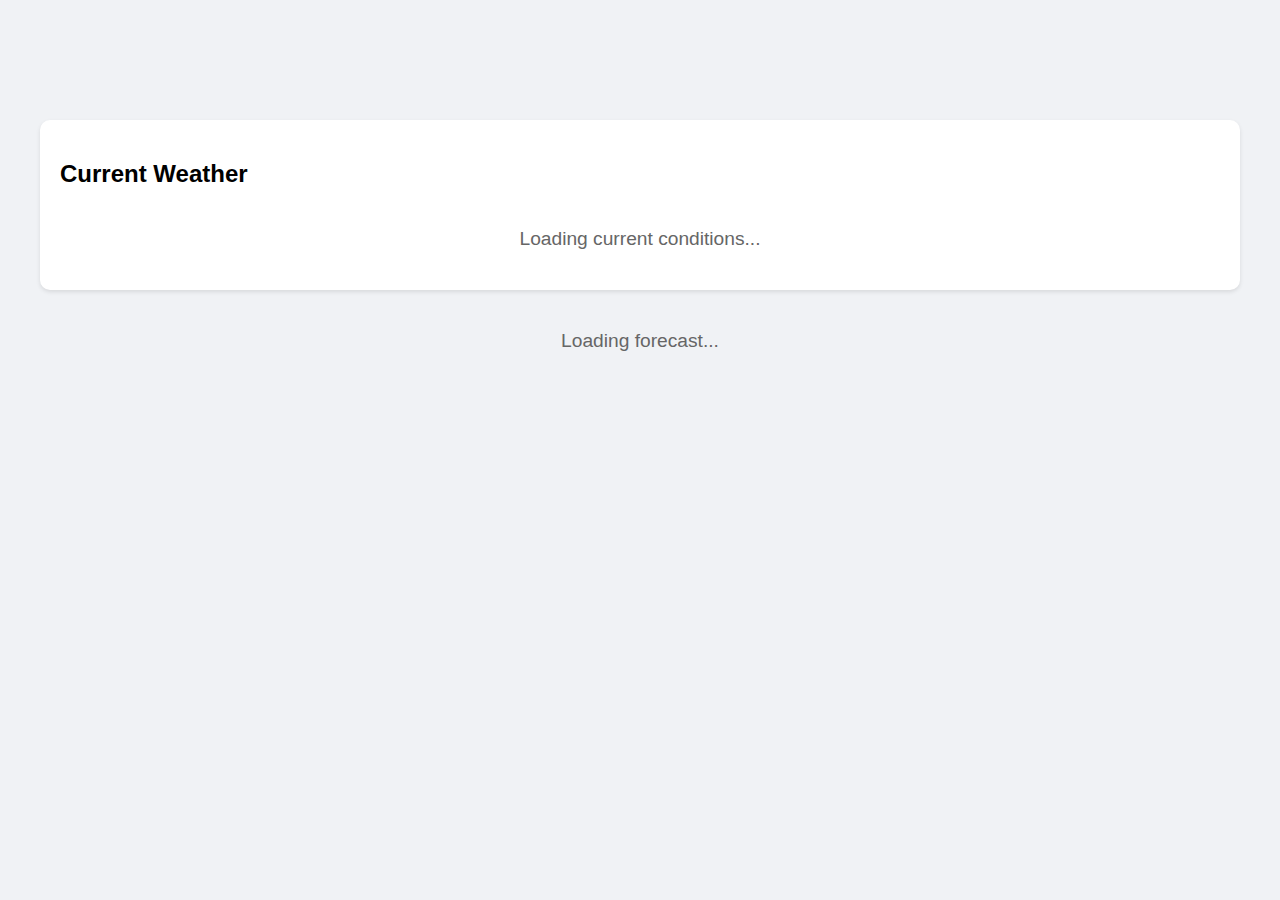
<file: Weather.html>
<!DOCTYPE html>
<html lang="en">
  <head>
    <meta charset="UTF-8" />
    <meta name="viewport" content="width=device-width, initial-scale=1.0" />
    
<!-- Component components/chead -->

<!-- JavaScript for Date and Time Update -->
  <script>
    function updateDateTime() {
      const dateTimeElement = document.getElementById('date-time');
      const now = new Date();
      const formattedDateTime = now.toLocaleString();
      dateTimeElement.textContent = formattedDateTime;
    }

    // Update the date and time every second
    setInterval(updateDateTime, 1000);

    // Initial call to display the date and time immediately on load
    updateDateTime();
  </script>
</body>
</html>
</script>
    
<!-- Component components/gtag -->
<script>
  window.ccPorted = {
    version: "431.2025-02-05T03:54:35.853Z",
    ...(window.ccPorted || {})
  };
</script>

<script src="helpers.js"></script>
<script src="large.js"></script>
<script src="stateHandler.js"></script>

<script
  async
 src="https://www.googletagmanager.com/gtag/js?id=G-DJDL65P9Y4"
></script>
<script>
  window.dataLayer = window.dataLayer || [];
  function gtag() {
    dataLayer.push(arguments);
  }
  gtag("js", new Date());

  gtag("config", "G-DJDL65P9Y4");
  window.gtag = gtag;
</script>

<!-- End component components/gtag -->

<link rel = "icon" href = "/assets/images/logo.jpg" />
<meta
  name="viewport"
  content="width=device-width, initial-scale=1, maximum-scale=1"
/>
<link rel="stylesheet" href="home.css" />
<link rel="stylesheet" href="master.css" />
<link
  rel="stylesheet"
  href="all.min.css"
  integrity="sha512-Kc323vGBEqzTmouAECnVceyQqyqdsSiqLQISBL29aUW4U/M7pSPA/gEUZQqv1cwx4OnYxTxve5UMg5GT6L4JJg=="
  crossorigin="anonymous"
  referrerpolicy="no-referrer"
/>
<title>Weather</title>
<script src="navigation.js"></script>

<!-- Component components/adBlockDetect -->
<script>
  //  window.addEventListener("load", () => {
    
  //   log("Window loaded, running adblock check");
    
  //   // Create elements programmatically
  //   function createOverlay(visibility = "none") {
  //     const enabledEl = document.createElement("div");
  //     enabledEl.classList.add("adb-enabled");
      
  //     const overlay = document.createElement("div");
  //     overlay.classList.add("adb-enabled-overlay");
      
  //     const content = document.createElement("div");
  //     content.classList.add("adb-enabled-content");
      
  //     const title = document.createElement("h2");
  //     title.textContent = "Ad blocker detected";
      
  //     const message = document.createElement("p");
  //     message.textContent = "Please disable your AdBlock to continue.";
      
  //     const continueBtn = document.createElement("button");
  //     continueBtn.classList.add("adb-continue-btn");
  //     continueBtn.textContent = "Continue without supporting (10s)";
      
  //     // Build DOM structure
  //     content.appendChild(title);
  //     content.appendChild(message);
  //     content.appendChild(continueBtn);
  //     overlay.appendChild(content);
  //     enabledEl.appendChild(overlay);
  //     enabledEl.style.display = visibility;
      
  //     // Add styles
  //     const styles = document.createElement("style");
  //     styles.textContent = `
  //       .adb-enabled-overlay {
  //         width: 100%;
  //         height: 100%;
  //         position: fixed;
  //         top: 0;
  //         left: 0;
  //         color: white;
  //         background-color: #ee3030;
  //         z-index: 99999;
  //         padding: 70px;
  //       }
  //       .adb-continue-btn {
  //         cursor: pointer;
  //         padding: 5px;
  //         border: 1px solid white;
  //         background-color: transparent;
  //         color: white;
  //         transition: 500ms;
  //       }
  //       .adb-continue-btn:hover {
  //         background-color: white;
  //         color: #ee3030;
  //         transition: 500ms;
  //       }
  //       body {
  //         margin-right: 150px;
  //       }
  //       header .r-side-nav {
  //         padding-right: 150px !important;
  //       }
  //     `;
  //     document.head.appendChild(styles);
      
  //     return { enabledEl, continueBtn };
  //   }
    
  //   const { enabledEl, continueBtn } = createOverlay("none");
  //   document.body.appendChild(enabledEl);
  
  //   function adBlockDetected() {
  //     log("adBlockDetected()");
  //     let ax = false;
  //     enabledEl.style.display = "block";
  
  //     // Adblock delay countdown
  //     let countdown = 10;
  //     const countdownInterval = setInterval(function() {
  //       countdown--;
  //       continueBtn.textContent = `Continue without supporting (${countdown}s)`;
  //       if (countdown === 0) {
  //         clearInterval(countdownInterval);
  //         continueBtn.textContent = "Continue without supporting";
  //       }
  //     }, 1000);
  
  //     continueBtn.addEventListener("click", (e) => {
  //       if (countdown === 0) {
  //         ax = true;
  //         enabledEl.style.display = "none";
  //       }
  //     });
  
  //     // Check if the element still exists every 750ms
  //     const checkInterval = setInterval(function() {
  //       if (!document.body.contains(enabledEl)) {
  //         clearInterval(checkInterval);
  //         const { enabledEl: newEl } = createOverlay("block");
  //         document.body.appendChild(newEl);
  //       }
  //     }, 750);
  //   }
  
  //   function adBlockNotDetected() {
  //     log("Blocks not detected");
  //     enabledEl.style.display = "none";
  //   }
  
  //   const REQUEST_URL = "https://pagead2.googlesyndication.com/pagead/js/adsbygoogle.js";
  //   const REQUEST_CONFIG = {
  //     method: "HEAD",
  //     mode: "no-cors",
  //   };
  
  // const checkAdsBlocked = (callback) => {
  //   fetch(REQUEST_URL, REQUEST_CONFIG)
  //       .then((response) => {
  //           callback(response.redirected);
  //       })                                  
  //       .catch(() => {
  //           callback(true);
  //       });
  //   };
  
  //   checkAdsBlocked((adsBlocked)=>{
  //       if(adsBlocked){
  //           adBlockDetected();
  //       }else{
  //           adBlockNotDetected();
  //       }
  //   });
  // });
  </script>

<!-- End component components/adBlockDetect -->


<script>
  window.adsEnabled = false;
</script>
<!-- End component components/chead -->

    <link rel="stylesheet" href="weather.css" />
  </head>
  <body>
    
<!-- Component components/navigation -->

<!-- End component components/navigation -->

    <div class="w-container">
      <div class="current-weather" id="current">
        <h2>Current Weather</h2>
        <div class="loading">Loading current conditions...</div>
      </div>

      <div class="forecast" id="forecast">
        <div class="loading">Loading forecast...</div>
      </div>
    </div>
    <script src="weather.js"></script>
  </body>
</html>
</file>
<file: Style.css>
/* From Uiverse.io by mrhyddenn */ 
.shadow__btn {
  padding: 10px 20px;
  border: none;
  font-size: 17px;
  color: #fff;
  border-radius: 7px;
  letter-spacing: 4px;
  font-weight: 700;
  text-transform: uppercase;
  transition: 0.5s;
  transition-property: box-shadow;
}

.shadow__btn {
  background: rgb(0,140,255);
  box-shadow: 0 0 25px rgb(0,140,255);
}

.shadow__btn:hover {
  box-shadow: 0 0 5px rgb(0,140,255),
              0 0 25px rgb(0,140,255),
              0 0 50px rgb(0,140,255),
              0 0 100px rgb(0,140,255);
}

@font-face {
    font-family: 'NasalizationRg';
    src: url('Nasalization Rg.otf') format('opentype');
}

.nasalization {
    font-family: 'NasalizationRg', sans-serif;
    font-size: 24px;
    color: #333; /* You can change the color */
}
</file>
<file: home.css>
:root {
  --glow-color: gold;
}
*{
  transition: all 0.3s ease;
  transition-property: background-color, color;
}
body {
  font-family: "Segoe UI", Tahoma, Geneva, Verdana, sans-serif;
  background-color: #ffffff;
  margin: 0;
  padding: 0;
}
.hamburger {
  display: none;
}
.subContainer {
  display: flex;
  flex-direction: column;
  justify-content: center;
  align-items: center;
}

header h1 {
  text-align: center;
  color: #333;
  background-color: #fff;
  margin: 0;
  font-size: 48px;
}

header h1 a {
  color: #333 !important;
  text-decoration: none;
}

header {
  display: flex;
  flex-direction: row;
  justify-content: space-around;
  align-items: center;
  padding: 20px 0;
  background-color: #ffffff;
  position: fixed;
  width: 100%;
  right: 0;
  left: 0;
  z-index: 7500;
  top: 0;
  box-sizing: border-box;
  height: 100px;
}

header.shadow {
  box-shadow: 0px 0px 10px #333;
}

.container {
  margin-top: 100px;
  padding: 0px;
  display: flex;
  flex-direction: column;
  justify-content: center;
}

.search {
  display: flex;
  flex-direction: row;
  align-items: stretch;
  justify-content: space-around;
  max-height: 40px;
  max-width: 100%;
  margin-top: 10px;
}

.cards {
  display: flex;
  flex-wrap: wrap;
  justify-content: center;
  padding: 15px;
  /* min-height: 50vh; */
}

.card{
  cursor: pointer;
}
.cards.loading {
  background-image: url("../images/loading.gif");
  background-position: center;
  background-size: contain;
  background-repeat: no-repeat;
}
.card.loading {
  display: none;
}
.cards.loading .inxxx {
  display: none;
}
.cards.grid .inxxx.rows {
  display: none;
}
.cards.rows .inxxx.grid {
  display: none;
} 
.card.grid {
  width: 300px;
  height: 200px;
  margin: 7px;
  position: relative;
  overflow: hidden;
  border-radius: 10px;
  box-shadow: 0 4px 8px rgba(0, 0, 0, 0.1);
  transition: all 0.3s ease;
}
.card.rows {
  min-width: 100%;
  min-height: 100px;
  margin: 15px;
  margin-top: 0px;
  margin-bottom: 0px;
  overflow: hidden;
  border-radius: 18px;
  transition: all 0.3s ease;
  display: flex;
  flex-direction: row;
}
.card.grid:hover {
  transform: translateY(-5px);
  box-shadow: 0 6px 12px rgba(0, 0, 0, 0.15);
}

.card.grid .card-bg {
  width: 100%;
  height: 100%;
  background-size: cover;
  background-position: center;
  filter: brightness(0.5);
  transition: all 0.3s ease;
}
.card.rows .card-bg {
  width: 100px;
  height: 100px;
  background-size: cover;
  background-position: center;
  display: inline-block;
  margin: 10px;
  border-radius: 8px;
  flex-shrink: 0;
}

.card.grid:hover .card-bg {
  filter: brightness(0.4);
}

.card.grid .card-content {
  position: absolute;
  top: 0;
  left: 0;
  right: 0;
  bottom: 0;
  padding: 20px;
  color: #fff;
  display: flex;
  flex-direction: column;
  z-index: 1;
  justify-content: space-between;
}

.card.rows .card-content {
  color: black;
  padding: 5px;
  flex-shrink: 1;
}
.card.rows .card-tags {
  display: none;
}
.card-title {
  font-size: 20px;
  margin: 0;
}

.card-description {
  font-size: 15px;
  margin: 10px 0;
}

.card-links {
  max-height: 0;
  overflow: hidden;
  font-size: 15px;
  transition: max-height 0.3s ease;
  display: none;
}

.card.grid:hover .card-links {
  max-height: 100px;
}

.card-links a {
  color: #fff;
  text-decoration: none;
  display: block;
  margin-top: 5px;
}

.card-links a:visited {
  color: #fff;
}

.card-links a:hover {
  text-decoration: underline;
}

.card-tags .tag {
  background-color: #333;
  color: #fff;
  padding: 5px 10px;
  border-radius: 5px;
  margin-right: 5px;
  font-size: 10px;
  cursor: pointer;
  display: inline-block;
  margin-bottom: 5px;
}

.card.grid .star-icon {
  position: absolute;
  top: 15px;
  right: 15px;
  font-size: 24px;
  color: rgba(255, 255, 255, 0.7);
  cursor: pointer;
  opacity: 0;
  transition: all 0.3s ease;
  z-index: 2;
}
.card.rows .star-icon {
  order: 1;
  font-size: 24px;
  margin-left: auto;
}

.card:hover .star-icon {
  opacity: 1;
}

.card.grid .star-icon.pinned {
  opacity: 1;
  color: gold;
}

#searchBox {
  width: 300px;
  height: 40px;
  border-radius: 2px;
  padding: 10px;
  border: 1px solid #ccc;
  font-size: 16px;
  box-sizing: border-box;
}

#searchBox:focus {
  outline: none;
  border: 1px solid dodgerblue;
}

a {
  text-decoration: none;
  color: dodgerblue;
}

a:hover {
  text-decoration: underline;
}

a:visited {
  color: dodgerblue;
}

.popup {
  position: fixed;
  top: 0;
  left: 0;
  width: 100%;
  z-index: 9999;
  height: 100%;
  background-color: rgba(0, 0, 0, 0.9);
  display: flex;
  color: white;
  justify-content: center;
  align-items: center;
}

.popup-content {
  width: 50%;
  height: 50%;
  display: flex;
  flex-direction: column;
  justify-content: center;
  align-items: center;
}

.popup-content #gameRequestInput {
  width: 300px;
  height: 30px;
  border-radius: 5px;
  border: 1px solid #333;
  padding: 5px;
  font-size: 16px;
}

.popup-buttons {
  display: flex;
  flex-direction: row;
  justify-content: center;
  align-items: center;
  margin-top: 10px;
}

.popup-buttons button#nvmd {
  background-color: red;
  border: 1px solid red;
}

.popup-buttons button {
  padding: 5px;
  border: none;
  border-radius: 5px;
  background-color: dodgerblue;
  color: #fff;
  border: 1px solid dodgerblue;
  font-size: 16px;
  cursor: pointer;
  margin: 5px;
  transition: 0.3s ease;
}

.popup-buttons button:hover {
  filter: brightness(0.5);
  transition: 0.3s ease;
}

.new {
  order: -1;
  /* add a glowing gold shadow effect */
  box-shadow: 0 0 20px var(--glow-color);
  animation: glowing 1300ms infinite;
  border: 5px solid var(--glow-color);
  box-sizing: border-box;
}

@keyframes glowing {
  0% {
    box-shadow: 0 0 20px var(--glow-color);
  }

  50% {
    box-shadow: 0 0 40px var(--glow-color);
  }

  100% {
    box-shadow: 0 0 20px var(--glow-color);
  }
}

.highlight {
  box-shadow: inset 0px 0px 5px 4px var(--glow-color);
  box-sizing: border-box;
  display: block;
  width: fit-content;
}

button#sort,
button#pickforme {
  padding: 10px;
  border: none;
  background-color: transparent;
  color: #333;
  cursor: pointer;
  font-weight: bold;
  font-size: 16px;
  border: 1px solid #f3f3f3;
  background-color: #f3f3f3;
}

.r-side-nav {
  display: flex;
  flex-direction: row;
  justify-content: space-evenly;
  align-items: center;
  align-self: center;
}

.r-side-nav a {
  margin: 10px;
  display: inline;
  font-size: 18px;
}

.xxx.r {
  right: 0;
  position: fixed;
  min-width: 300px;
  height: 600px;
  bottom: 0;
}

.row {
  display: flex;
  flex-direction: row;
  justify-content: center;
  align-items: center;
}

.trealad {
  width: 300px;
  height: 250px;
  background-color: #333;
}

.dont-see {
  align-content: center;
  display: flex;
  justify-content: center;
  color: #333;
}
body.dark .dont-see {
  color: #eee;
}

/* Mobile Styles */
@media screen and (max-width: 768px) {
  /* Header adjustments */
  header {
    flex-direction: row;
    padding: 10px 0;
    transition: all 0.3s ease;
  }

  header.expanded {
    padding: 20px 0;
    background-color: rgba(255, 255, 255, 0.95);
  }

  header.collapsed {
    padding: 5px 0;
    background-color: rgba(255, 255, 255, 0.98);
  }

  header h1 {
    font-size: 32px;
    margin-bottom: 10px;
  }

  /* Hamburger Menu */
  .hamburger {
    display: block;
    position: relative;
    width: 40px;
    height: 24px;
    cursor: pointer;
    transition: all 0.3s ease;
  }

  .hamburger span {
    display: block;
    position: absolute;
    height: 3px;
    width: 100%;
    background: #333;
    border-radius: 3px;
    transition: all 0.3s ease;
  }

  .hamburger span:nth-child(1) {
    top: 0;
  }
  .hamburger span:nth-child(2) {
    top: 8px;
  }
  .hamburger span:nth-child(3) {
    top: 16px;
  }

  /* Hamburger Animation
    .hamburger.active span:nth-child(1) {
        transform: rotate(45deg);
        top: 8px;
    }

    .hamburger.active span:nth-child(2) {
        opacity: 0;
    }

    .hamburger.active span:nth-child(3) {
        transform: rotate(-45deg);
        top: 8px;
    } */

  /* Side Navigation */
  .r-side-nav {
    position: fixed;
    top: 0;
    right: -300px;
    width: 300px;
    height: 100vh;
    background: #ffffff;
    box-shadow: -2px 0 5px rgba(0, 0, 0, 0.1);
    transition: right 0.3s ease;
    z-index: 8000;
    flex-direction: column;
    justify-content: space-evenly;
    padding-bottom: 40px;
    padding-top: 40px;
    box-sizing: border-box;
  }

  .r-side-nav.active {
    right: 0;
  }
  #loggedInReplacable {
    display: flex;
    flex-direction: column;
    justify-content: center;
    align-items: center;
  }
  .r-side-nav a {
    font-size: 18px;
    display: block;
    color: #333;
    text-decoration: none;
  }

  /* Overlay */
  .nav-overlay {
    display: none;
    position: fixed;
    top: 0;
    left: 0;
    width: 100%;
    height: 100%;
    background: rgba(0, 0, 0, 0.5);
    z-index: 7999;
    opacity: 0;
    transition: opacity 0.3s ease;
  }

  .nav-overlay.active {
    display: block;
    opacity: 1;
  }

  /* Container adjustments */
  .container {
    margin-top: 140px;
    padding: 10px;
  }

  /* Search adjustments */
  .search {
    flex-direction: column;
    align-items: center;
    justify-content: center;
    max-height: 100px;
  }
  .action-button-row {
    display: flex;
    flex-direction: row;
    justify-content: space-between;
    align-items: center;
    padding: 0px;
    max-height: 40px;
    width: 90%;
  }
  .toggle-btn {
    margin: 0px;
  }
  .action-button-row button {
    margin: 0px !important;
    margin-top: 20px !important;
  }
  #searchBox {
    width: 90%;
    max-width: none;
  }

  /* Card adjustments */
  .card.grid {
    width: 100%;
    height: 250px;
    margin: 10px 0;
  }

  .card-title {
    font-size: 24px;
  }

  .card-description {
    font-size: 16px;
  }

  .card-tags .tag {
    font-size: 12px;
    padding: 3px 8px;
    display: none;
  }
  .card-links {
    display: none;
  }

  /* Popup adjustments */
  .popup-content {
    width: 90%;
    height: 70%;
  }

  .popup-content #gameRequestInput {
    width: 90%;
  }

  /* Ad placements */
  .ads.r,
  .ads.l {
    display: none;
  }

  /* Tablet ad adjustments */
  .tad {
    width: 100%;
    height: auto;
    margin: 10px 0;
  }

  .trealad {
    width: 100%;
    max-width: 300px;
    height: auto;
    aspect-ratio: 6/5;
  }

  /* Cards container */
  .cards {
    padding: 10px;
  }

  /* Star icon adjustments */
  .star-icon {
    opacity: 1;
    font-size: 20px;
  }
}

/* Small phone adjustments */
@media screen and (max-width: 480px) {
  header h1 {
    font-size: 24px;
  }

  .container {
    margin-top: 120px;
  }

  .card.grid {
    height: 200px;
  }

  .card-title {
    font-size: 20px;
  }

  .card-description {
    font-size: 14px;
  }
}

/* Ensure hover states work properly on touch devices */
@media (hover: none) {
  .card-links {
    max-height: none;
  }

  .card:hover {
    transform: none;
  }

  .star-icon {
    opacity: 1;
  }
}

/* style scroll bars */
/* should only exist on hover, not inturrpt document flow */

::-webkit-scrollbar {
  width: 10px;
  height: 10px;
}

::-webkit-scrollbar-thumb {
  background: #ababab;
  border-radius: 10px;
  border: 2px solid transparent;
  background-clip: padding-box;
  transition: 250ms;
}

::-webkit-scrollbar-thumb:hover {
  border: 0;
  transition: 250ms;
}

::-webkit-scrollbar-track {
  background: transparent;
}

.toggle-btn {
  width: 40px;
  height: 40px;
  background: #f0f0f0;
  border: none;
  border-radius: 0px;
  cursor: pointer;
  padding: 10px;
  box-sizing: border-box;
  display: flex; /* Ensure consistent alignment of children */
  align-items: center;
  justify-content: center;
  overflow: hidden; /* Prevent any overflow */
}
.toggle-btn:hover {
  background: #e0e0e0;
}
.dots-container {
  width: 20px;
  height: 20px;
  display: grid;
  grid-template-columns: 1fr 1fr;
  grid-column-gap: 4px;
  grid-row-gap: 4px;
  align-items: center;
  justify-items: center;
  flex-shrink: 0; /* Prevent shrinking in flex layout */
}
.dot {
  width: 8px;
  height: 8px;
  background-color: #333;
  border-radius: 2px;
}
/* Rows layout styles */
[data-current="rows"] .dots-container {
  grid-template-columns: none; /* Clear the grid layout */
  display: flex;
  flex-direction: column;
  justify-content: space-between;
}
[data-current="rows"] .dot:nth-child(4) {
  display: none;
}
[data-current="rows"] .dot {
  width: 24px;
  height: 8px;
}
/* Grid layout styles */
[data-current="grid"] .dots-container {
  display: grid;
  grid-template-columns: 1fr 1fr;
}
[data-current="grid"] .dot:nth-child(4) {
  display: block;
}
[data-current="grid"] .dot {
  width: 8px;
  height: 8px;
}

.action-button-row {
  display: flex;
  flex-direction: row;
  justify-content: space-between;
  align-items: center;
  padding: 0px;
}
.action-button-row button {
  margin: 0px;
  margin-left: 5px;
}

.inxxx.grid {
  width: 300px;
  height: 200px;
  margin: 7px;
  position: relative;
  overflow: hidden;
  border-radius: 10px;
  box-shadow: 0 4px 8px rgba(0, 0, 0, 0.1);
  transition: all 0.3s ease;
  display: flex;
  flex-direction: column;
  align-items: center;
  justify-content: center;
}
.inxxx.rows {
  min-width: 100%;
  min-height: 100px;
  margin: 15px;
  margin-top: 0px;
  margin-bottom: 0px;
  overflow: hidden;
  border-radius: 18px;
  transition: all 0.3s ease;
  display: flex;
  flex-direction: row;
  justify-content: center;
  align-items: center;
}
.inxxx h3{
    font-size: 30px;
    font-weight: bold;
}



/**** DARK *****/
body.dark {
  font-family: "Segoe UI", Tahoma, Geneva, Verdana, sans-serif;
  background-color: #111;
  color: #eee;
  margin: 0;
  padding: 0;
}


body.dark header h1 {
  color: #eee;
  background-color: #111;
}

body.dark header h1 a {
  color: #eee !important;
}

body.dark header {
  background-color: #111;
}

body.dark header.shadow {
  box-shadow: 0px 0px 10px #333;
}


body.dark .card.grid {
  box-shadow: 0 4px 8px rgba(0, 0, 0, 0.1);
}

body.dark .card.grid:hover {
  box-shadow: 0 6px 12px rgba(0, 0, 0, 0.15);
}


body.dark .card.grid .card-content {
  color: #fff;
}

body.dark .card.rows .card-content {
  color: white;
}

body.dark .card-links a {
  color: #fff;
}

body.dark .card-links a:visited {
  color: #fff;
}

body.dark .card-tags .tag {
  background-color: #333;
  color: #fff;
}

body.dark .card.grid .star-icon {
  color: rgba(255, 255, 255, 0.7);
}


body.dark #searchBox {
  border: 1px solid #ccc;
  color: #eee;
  background-color: inherit;
}

body.dark #searchBox:focus {
  border: 1px solid dodgerblue;
}

body.dark a {
  color: dodgerblue;
}

body.dark a:visited {
  color: dodgerblue;
}

body.dark .popup {
  color: white;
}

body.dark .popup-content #gameRequestInput {
  border: 1px solid #333;
}

body.dark .popup-buttons button#nvmd {
  background-color: red;
  border: 1px solid red;
}

body.dark .popup-buttons button {
  background-color: dodgerblue;
  color: #fff;
  border: 1px solid dodgerblue;
}


body.dark button#sort,
body.dark button#pickforme {
  color: #eee;
  border: 1px solid #ccc;
  background-color: inherit;
}


body.dark .toggle-btn {
  border: 1px solid #ccc;
  background-color: inherit;
}

body.dark .toggle-btn:hover,
body.dark button#pickforme:hover,
body.dark button#sort:hover {
  background: #333;
}


body.dark .dot {
  background-color: #ccc;
}


body.dark .inxxx.grid {
  background-color: #333;
  box-shadow: 0 4px 8px rgba(0, 0, 0, 0.1);
}

body.dark .inxxx.rows {
  background-color: #111;
}
</file>
<file: master.css>
@keyframes meter-animation {
    0% {
        width: 100%;
    }

    100% {
        width: 0%;
    }
}

@keyframes fade {
    0% {
        opacity: 1;
    }

    100% {
        opacity: 0;
    }
}

.cc.link-active {
    text-decoration: underline;
}

.cc.popup {
    position: fixed;
    top: 0;
    left: 0;
    width: 100%;
    z-index: 9999;
    height: 100%;
    background-color: rgba(0, 0, 0, 0.9);
    display: flex;
    color: white;
    justify-content: center;
    align-items: center;
    font-family: 'Segoe UI', Tahoma, Geneva, Verdana, sans-serif;
}

.cc.popup-content {
    width: 50%;
    height: 50%;
    max-width: 500px;
    display: flex;
    flex-direction: column;
    justify-content: center;
    align-items: center;
}

.cc.popup-buttons {
    display: flex;
    flex-direction: row;
    justify-content: stretch;
    align-items: stretch;
    margin-top: 10px;
    width: 100%;
}

.cc.popup-buttons button#nvmd {
    background-color: #d32f2f;
    margin-right: 5px;
}

.cc.popup-buttons button.conf {
    margin-left: 5px;
}

.cc.popup-buttons button#nvmd:hover {
    background-color: #f93939;
    transition: 500ms;
}

.cc.popup-buttons button {
    border: none;
    color: #fff;
    font-size: 16px;
    cursor: pointer;
    transition: 500ms;
}

.cc.popup-buttons button:hover {
    transition: 500ms;
}

button.cc {
    width: 100%;
    padding: 10px;
    background-color: #275d29;
    color: #ffffff;
    border: none;
    cursor: pointer;
}

button.cc:hover {
    background-color: #45a049;
}

input[type="email"].cc,
input[type="password"].cc,
input[type="text"].cc {
    width: 100%;
    padding: 10px;
    margin-bottom: 10px;
    border: 1px solid #275d29;
    background-color: #ffffff;
    color: #000;
    box-sizing: border-box;
}

.cc.channel-row {
    display: flex;
    flex-direction: row;
    justify-content: space-between;
    align-items: center;
    margin-bottom: 10px;
    border-bottom: 1px solid #7d7d7d;
}

.cc.channels-list-mute {
    display: flex;
    flex-direction: column;
    width: 100%;
}

.cc.mute-channel {
    cursor: pointer;
}

@import url("https://fonts.googleapis.com/css2?family=Montserrat&display=swap");

.cc.lightDarkToggle {
    position: fixed;
    bottom: 20px;
    right: 20px;
    z-index: 9999;
}

.cc.checkbox {
    opacity: 0;
    box-sizing: border-box;
    position: absolute;
}

.cc.checkbox-label {
    background-color: #363636;
    width: 60px;
    height: 30px;
    border-radius: 50px;
    position: relative;
    padding: 5px;
    cursor: pointer;
    display: flex;
    justify-content: space-between;
    align-items: center;
    box-sizing: border-box;
}

.cc.fa-moon {
    color: #f1c40f;
}

.cc.fa-sun {
    color: #f39c12;
}

.cc.checkbox-label .cc.ball {
    background-color: #fff;
    width: 26px;
    height: 26px;
    position: absolute;
    left: 2px;
    top: 2px;
    border-radius: 50%;
    transition: transform 0.2s linear;
    box-sizing: border-box;
}

.cc.checkbox:checked+.cc.checkbox-label .cc.ball {
    transform: translateX(30px);
}
</file>
<file: weather.css>
body {
    font-family: "Segoe UI", Tahoma, Geneva, Verdana, sans-serif;
    max-width: 1200px;
    margin: 0 auto;
    padding: 20px;
    background-color: #f0f2f5;
}

.w-container {
    margin-top: 100px;
    display: grid;
    gap: 20px;
    min-width: 70% !important;
    padding: 15p;
}

.current-weather {
    background: white;
    padding: 20px;
    border-radius: 10px;
    box-shadow: 0 2px 4px rgba(0, 0, 0, 0.1);
}

.forecast {
    display: grid;
    grid-template-columns: repeat(auto-fit, minmax(150px, 1fr));
    gap: 15px;
}

.forecast-day {
    background: white;
    padding: 15px;
    border-radius: 10px;
    text-align: center;
    box-shadow: 0 2px 4px rgba(0, 0, 0, 0.1);
}

.weather-icon {
    font-size: 2em;
    margin: 10px 0;
}

.loading {
    text-align: center;
    padding: 20px;
    font-size: 1.2em;
    color: #666;
}

.error {
    background: #fee;
    color: #c00;
    padding: 10px;
    border-radius: 5px;
    margin: 10px 0;
}

.temperature {
    font-size: 2.5em;
    font-weight: bold;
    color: #1a73e8;
}

.conditions {
    color: #666;
    margin: 10px 0;
}

.date {
    font-weight: bold;
    color: #444;
    margin-bottom: 5px;
}
</file>
